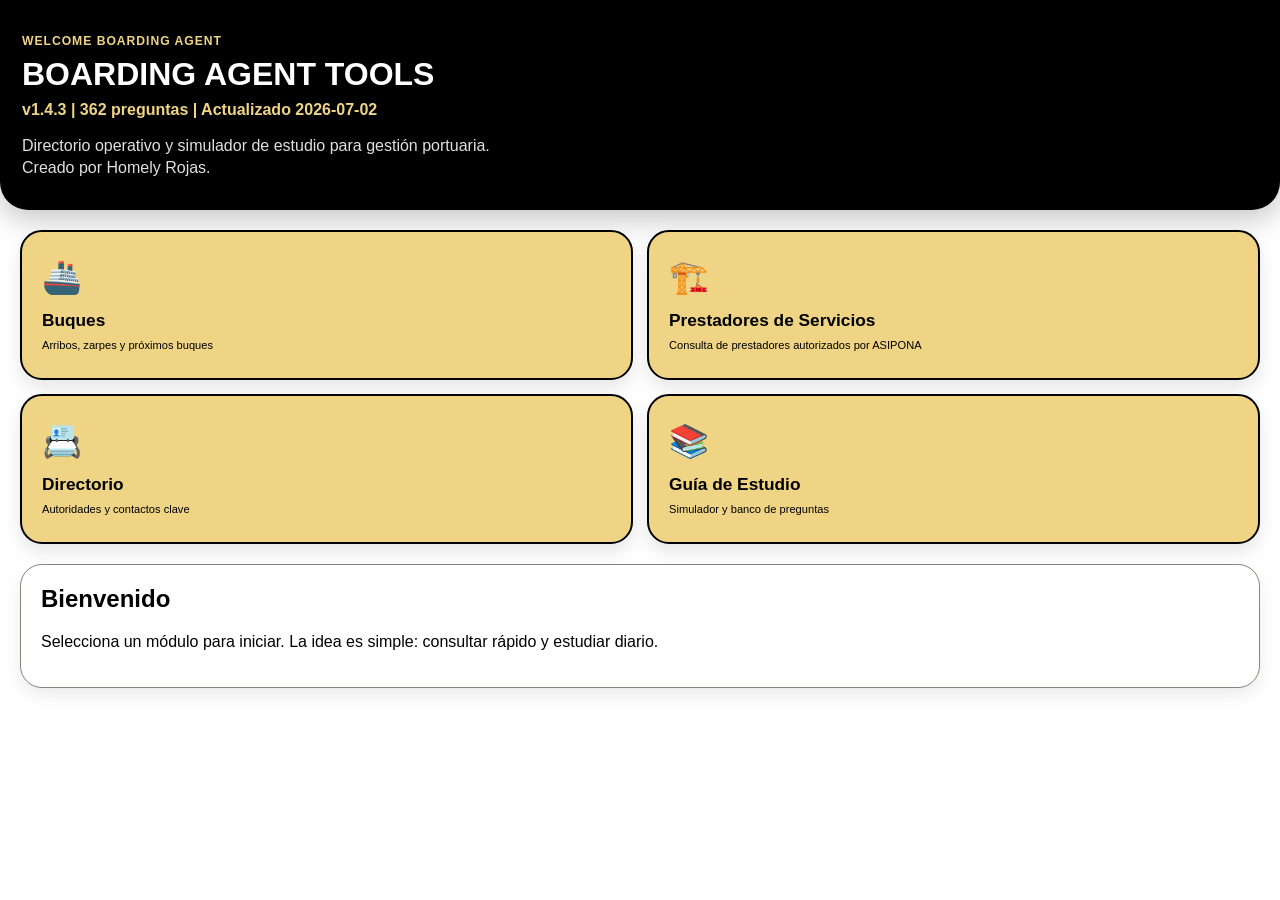
<file: index.html>
<!doctype html>
<html lang="es">
<head>
  <meta charset="utf-8">
  <meta name="viewport" content="width=device-width, initial-scale=1, viewport-fit=cover">
  <meta name="theme-color" content="#000000">
  <meta name="apple-mobile-web-app-capable" content="yes">
  <meta name="apple-mobile-web-app-status-bar-style" content="black-translucent">
  <meta name="apple-mobile-web-app-title" content="Port Desk">
  <title>Boarding Agent Tools</title>
  <link rel="manifest" href="manifest.json">
  <link rel="apple-touch-icon" href="icons/icon-192.svg">
  <link rel="stylesheet" href="styles.css">
  <link rel="stylesheet" href="registros.css">
</head>
<body>
  <header class="hero">
    <p class="eyebrow">WELCOME BOARDING AGENT</p>
    <h1>BOARDING AGENT TOOLS</h1>
    <p id="versionInfo" class="version"></p>
    <p class="subtitle">
      Directorio operativo y simulador de estudio para gestión portuaria.<br>
      Creado por Homely Rojas.
    </p>
  </header>

  <main class="home-grid">
    <button class="feature-card" onclick="window.location.href='buques.html'">
      <span>🚢</span>
      <strong>Buques</strong>
      <small>Arribos, zarpes y próximos buques</small>
    </button>

    <button class="feature-card" onclick="window.location.href='prestadores.html'">
      <span>🏗️</span>
      <strong>Prestadores de Servicios</strong>
      <small>Consulta de prestadores autorizados por ASIPONA</small>
    </button>

    <button class="feature-card" onclick="window.location.href='directorio.html'">
      <span>📇</span>
      <strong>Directorio</strong>
      <small>Autoridades y contactos clave</small>
    </button>

    <button class="feature-card" onclick="renderExamHome()">
      <span>📚</span>
      <strong>Guía de Estudio</strong>
      <small>Simulador y banco de preguntas</small>
    </button>
  </main>

  <section id="content" class="panel">
    <h2>Bienvenido</h2>
    <p>Selecciona un módulo para iniciar. La idea es simple: consultar rápido y estudiar diario.</p>
  </section>

  <script src="bat-utils.js"></script>
  <script src="bat-version.js"></script>
  <script src="app.js"></script>
  <script src="exam-progress.js"></script>
  <script src="exam-render.js"></script>
  <script src="exam.js"></script>
  <script src="registros.js"></script>
</body>
</html>
</file>
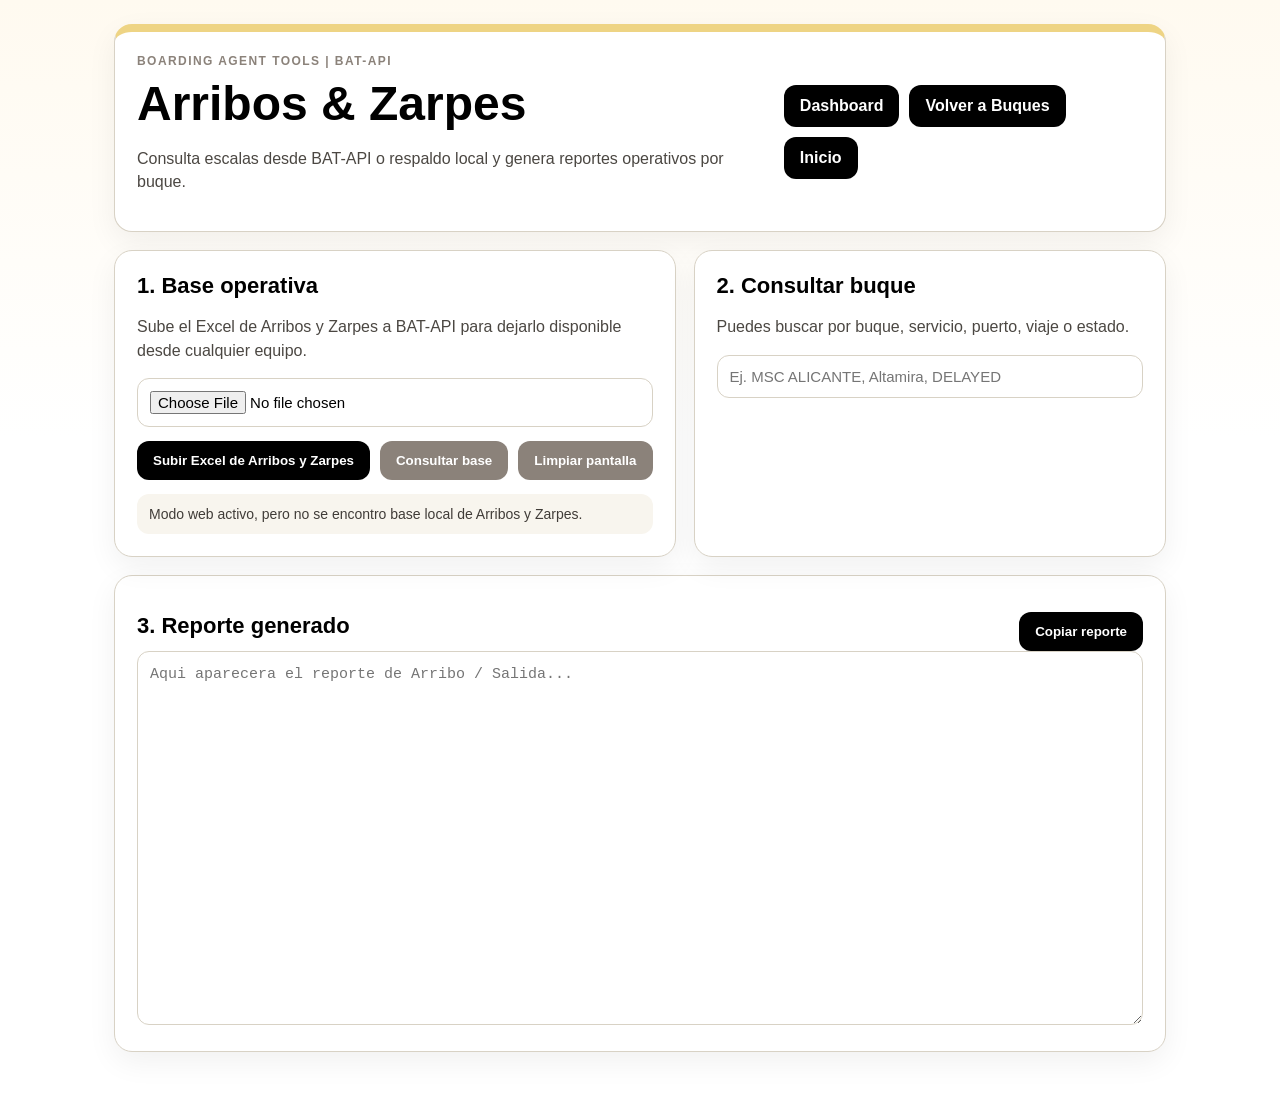
<file: arribos-zarpes.html>
<!doctype html>
<html lang="es">
<head>
  <meta charset="utf-8" />
  <meta name="viewport" content="width=device-width, initial-scale=1" />
  <title>Arribos & Zarpes | Boarding Agent Tools</title>
  <link rel="stylesheet" href="./arribos-zarpes.css?v=147" />
</head>
<body>
  <main class="az-shell">
    <section class="az-card az-hero">
      <div>
        <p class="az-kicker">BOARDING AGENT TOOLS | BAT-API</p>
        <h1>Arribos & Zarpes</h1>
        <p class="az-subtitle">Consulta escalas desde BAT-API o respaldo local y genera reportes operativos por buque.</p>
      </div>
      <div style="display:flex;gap:10px;align-items:center;flex-wrap:wrap">
        <a class="az-back" href="./dashboard.html">Dashboard</a>
        <a class="az-back" href="./buques.html">Volver a Buques</a>
        <a class="az-back" href="./index.html">Inicio</a>
      </div>
    </section>

    <section class="az-grid">
      <div class="az-card">
        <h2>1. Base operativa</h2>
        <p class="az-help">Sube el Excel de Arribos y Zarpes a BAT-API para dejarlo disponible desde cualquier equipo.</p>
        <input id="excelFile" type="file" accept=".xlsx,.xlsm" />
        <div class="az-actions">
          <button id="btnUploadExcel" type="button">Subir Excel de Arribos y Zarpes</button>
          <button id="btnRefresh" type="button" class="az-secondary">Consultar base</button>
          <button id="btnClear" type="button" class="az-secondary">Limpiar pantalla</button>
        </div>
        <div id="loadStatus" class="az-status">Sin consulta realizada.</div>
      </div>

      <div class="az-card">
        <h2>2. Consultar buque</h2>
        <p class="az-help">Puedes buscar por buque, servicio, puerto, viaje o estado.</p>
        <input id="searchBox" type="search" placeholder="Ej. MSC ALICANTE, Altamira, DELAYED" />
        <div id="results" class="az-results"></div>
      </div>
    </section>

    <section class="az-card">
      <div class="az-report-head">
        <h2>3. Reporte generado</h2>
        <button id="btnCopy" type="button">Copiar reporte</button>
      </div>
      <textarea id="reportBox" rows="16" placeholder="Aqui aparecera el reporte de Arribo / Salida..."></textarea>
    </section>
  </main>

  <script src="./arribos-zarpes.js?v=147"></script>
</body>
</html>
</file>
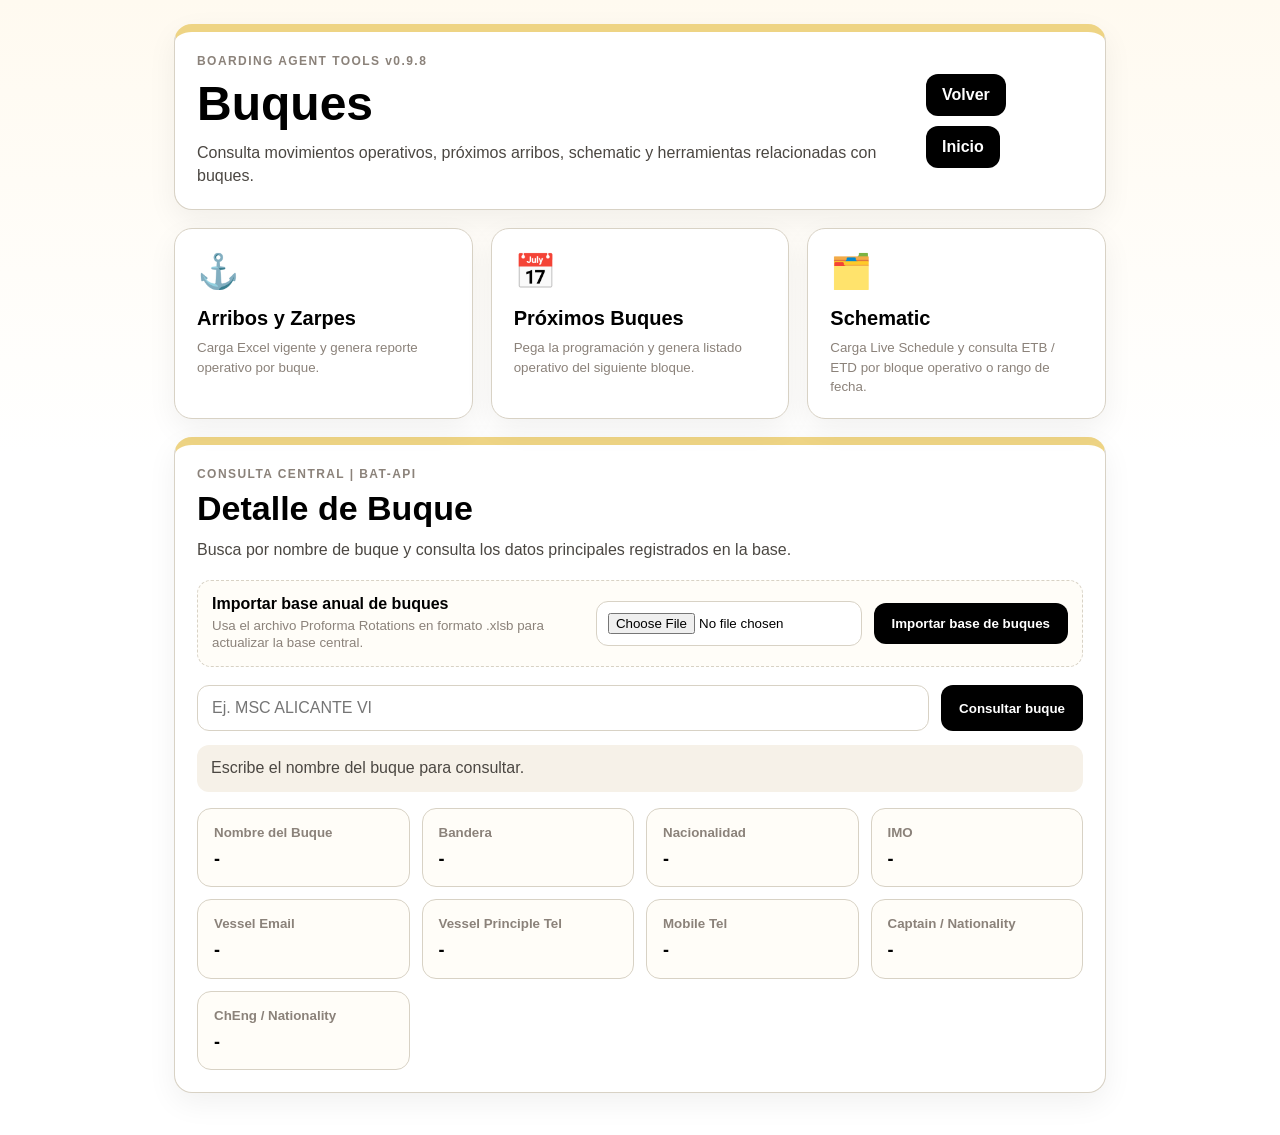
<file: buques.html>
<!doctype html>
<html lang="es">
<head>
  <meta charset="utf-8" />
  <meta name="viewport" content="width=device-width, initial-scale=1" />
  <title>Buques | Boarding Agent Tools</title>
  <link rel="stylesheet" href="./buques.css?v=154" />
</head>
<body>
  <main class="bq-shell">
    <section class="bq-card bq-hero">
      <div>
        <p class="bq-kicker">BOARDING AGENT TOOLS v0.9.8</p>
        <h1>Buques</h1>
        <p class="bq-subtitle">Consulta movimientos operativos, próximos arribos, schematic y herramientas relacionadas con buques.</p>
      </div>
      <div style="display:flex;gap:10px;align-items:center;flex-wrap:wrap">
        <a class="bq-back" href="./index.html?v=154">Volver</a>
        <a class="bq-back" href="./index.html?v=154">Inicio</a>
      </div>
    </section>

    <section class="bq-grid">
      <a class="bq-module" href="./arribos-zarpes.html?v=154"><span>⚓</span><strong>Arribos y Zarpes</strong><small>Carga Excel vigente y genera reporte operativo por buque.</small></a>
      <a class="bq-module" href="./proximos-buques.html?v=154"><span>📅</span><strong>Próximos Buques</strong><small>Pega la programación y genera listado operativo del siguiente bloque.</small></a>
      <a class="bq-module" href="./schematic.html?v=154"><span>🗂️</span><strong>Schematic</strong><small>Carga Live Schedule y consulta ETB / ETD por bloque operativo o rango de fecha.</small></a>
    </section>

    <section class="bq-card bq-detail-card">
      <div class="bq-detail-head"><div><p class="bq-kicker">CONSULTA CENTRAL | BAT-API</p><h2>Detalle de Buque</h2><p class="bq-subtitle">Busca por nombre de buque y consulta los datos principales registrados en la base.</p></div></div>

      <div class="bq-import-box">
        <div><strong>Importar base anual de buques</strong><small>Usa el archivo Proforma Rotations en formato .xlsb para actualizar la base central.</small></div>
        <input id="fleetImportFile" type="file" accept=".xlsb,.csv" />
        <button id="btnFleetImport" type="button">Importar base de buques</button>
      </div>

      <div class="bq-detail-search">
        <div class="bq-search-wrap"><input id="vesselDetailSearch" type="search" placeholder="Ej. MSC ALICANTE VI" autocomplete="off" /><div id="vesselSuggestions" class="bq-suggestions" hidden></div></div>
        <button id="btnVesselDetailSearch" type="button">Consultar buque</button>
      </div>

      <div id="vesselDetailStatus" class="bq-status">Escribe el nombre del buque para consultar.</div>

      <div id="vesselDetailResult" class="bq-detail-result" hidden>
        <div><small>Nombre del Buque</small><strong id="detailVesselName">-</strong></div>
        <div><small>Bandera</small><strong id="detailVesselFlag">-</strong></div>
        <div><small>Nacionalidad</small><strong id="detailVesselNationality">-</strong></div>
        <div><small>IMO</small><strong id="detailVesselImo">-</strong></div>
        <div><small>Vessel Email</small><strong id="detailVesselEmail">-</strong></div>
        <div><small>Vessel Principle Tel</small><strong id="detailVesselPrincipalTel">-</strong></div>
        <div><small>Mobile Tel</small><strong id="detailVesselMobileTel">-</strong></div>
        <div><small>Captain / Nationality</small><strong id="detailVesselCaptain">-</strong></div>
        <div><small>ChEng / Nationality</small><strong id="detailVesselChiefEngineer">-</strong></div>
      </div>
    </section>
  </main>

  <script src="./buques.js?v=154"></script>
</body>
</html>
</file>
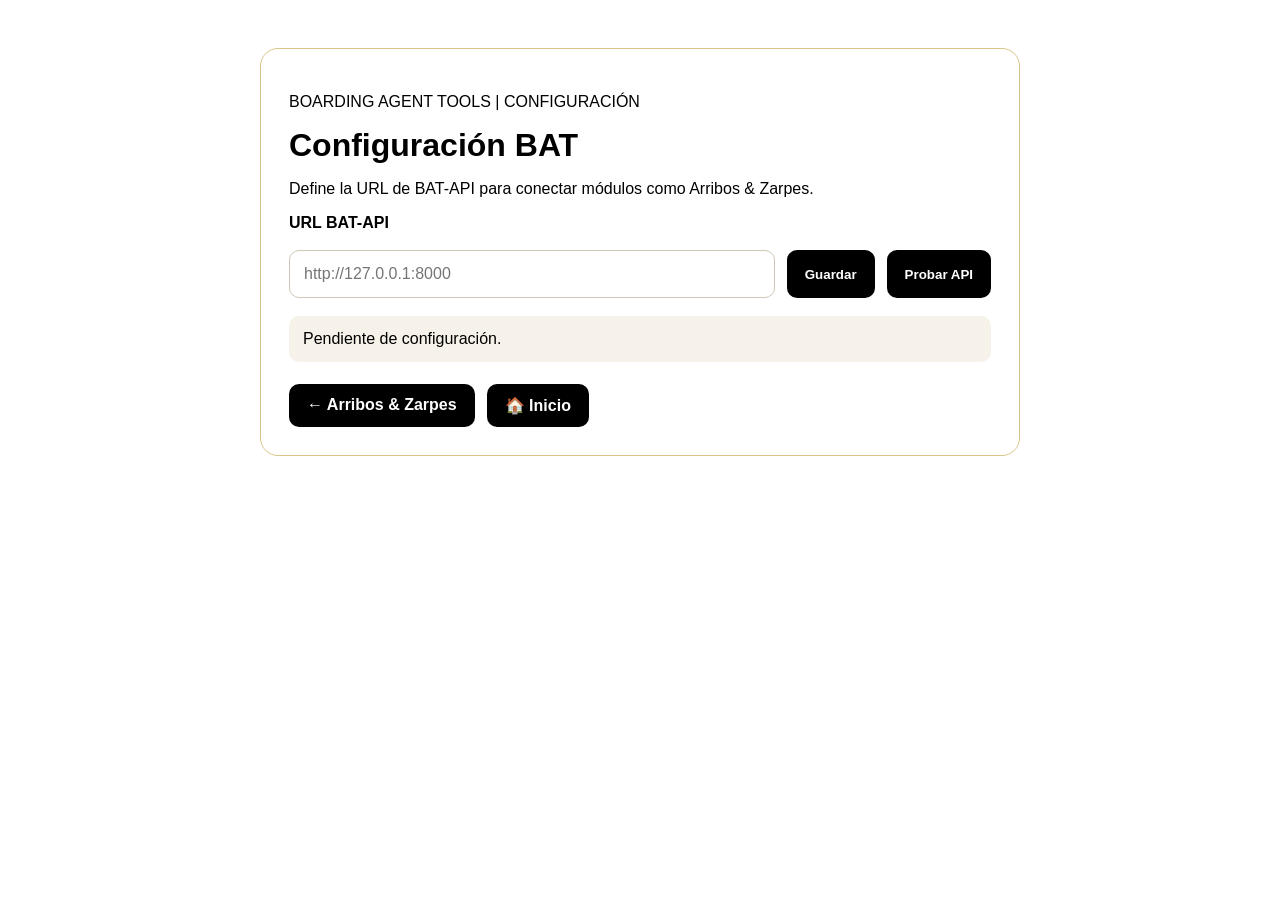
<file: configuracion.html>
﻿<!doctype html>
<html lang="es">
<head>
  <meta charset="utf-8">
  <title>Configuración BAT</title>
  <meta name="viewport" content="width=device-width, initial-scale=1">
  <link rel="stylesheet" href="styles.css">
  <style>
    .bat-config-card{max-width:760px;margin:48px auto;padding:28px;border:1px solid #d8c48a;border-radius:18px;background:#fff}
    .bat-config-row{display:flex;gap:12px;flex-wrap:wrap;margin-top:18px}
    .bat-config-row input{flex:1;min-width:280px;padding:14px;border:1px solid #cfc7b5;border-radius:10px;font-size:16px}
    .bat-config-row button,.bat-btn{padding:12px 18px;border:0;border-radius:10px;background:#000;color:#fff;font-weight:700;cursor:pointer;text-decoration:none}
    .bat-status{margin-top:18px;padding:14px;border-radius:10px;background:#f6f2e9}
    .bat-actions{display:flex;gap:12px;flex-wrap:wrap;margin-top:22px}
  </style>
</head>
<body>
  <main class="bat-config-card">
    <p>BOARDING AGENT TOOLS | CONFIGURACIÓN</p>
    <h1>Configuración BAT</h1>
    <p>Define la URL de BAT-API para conectar módulos como Arribos & Zarpes.</p>

    <label for="apiUrl"><strong>URL BAT-API</strong></label>
    <div class="bat-config-row">
      <input id="apiUrl" placeholder="http://127.0.0.1:8000">
      <button id="saveApi">Guardar</button>
      <button id="testApi">Probar API</button>
    </div>

    <div id="status" class="bat-status">Pendiente de configuración.</div>

    <div class="bat-actions">
      <a class="bat-btn" href="arribos-zarpes.html?v=104">← Arribos & Zarpes</a>
      <a class="bat-btn" href="index.html?v=104">🏠 Inicio</a>
    </div>
  </main>

  <script>
    const input = document.getElementById("apiUrl");
    const statusBox = document.getElementById("status");
    const saved = localStorage.getItem("BAT_API_BASE_URL") || "";
    input.value = saved;

    function setStatus(msg) {
      statusBox.textContent = msg;
    }

    document.getElementById("saveApi").addEventListener("click", () => {
      const url = input.value.trim().replace(/\/$/, "");
      localStorage.setItem("BAT_API_BASE_URL", url);
      setStatus("URL guardada: " + (url || "sin API configurada"));
    });

    document.getElementById("testApi").addEventListener("click", async () => {
      const url = input.value.trim().replace(/\/$/, "");
      if (!url) {
        setStatus("Captura una URL de BAT-API.");
        return;
      }

      setStatus("Probando conexión...");
      try {
        const res = await fetch(url + "/health", { cache: "no-store" });
        if (!res.ok) throw new Error("HTTP " + res.status);
        const data = await res.json();
        setStatus("Conexión exitosa con BAT-API: " + JSON.stringify(data));
      } catch (error) {
        setStatus("No se pudo conectar con BAT-API: " + error.message);
      }
    });
  </script>
</body>
</html>
</file>
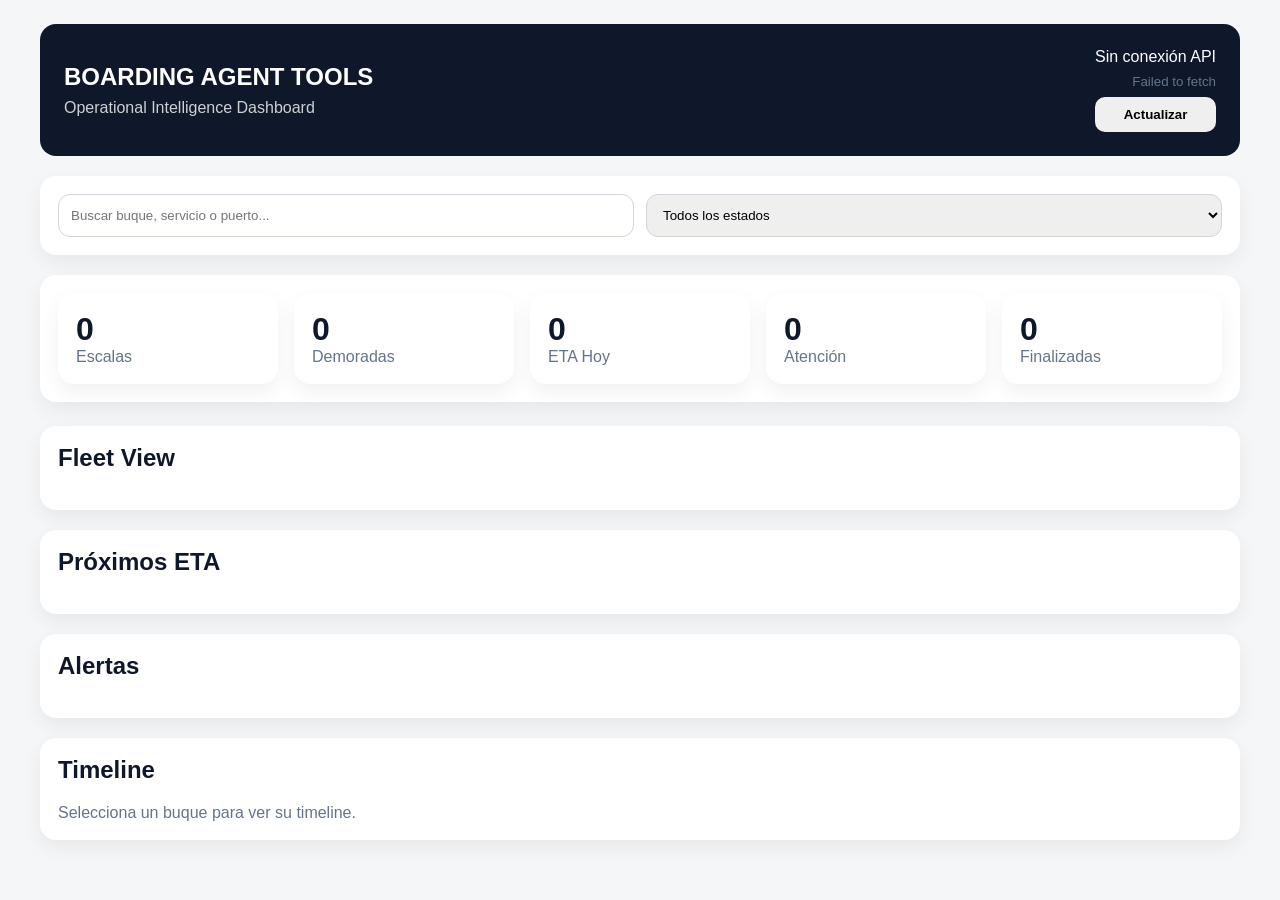
<file: dashboard.html>
﻿<!DOCTYPE html>
<html lang="es">
<head>
  <meta charset="UTF-8" />
  <meta name="viewport" content="width=device-width, initial-scale=1.0" />
  <title>BAT Dashboard</title>
  <link rel="stylesheet" href="dashboard.css" />
</head>
<body>
  <main class="dashboard">
    <header class="hero">
      <div>
        <h1>BOARDING AGENT TOOLS</h1>
        <p>Operational Intelligence Dashboard</p>
      </div>
      <div class="status">
        <span id="apiStatus">Conectando...</span>
        <small id="lastUpdate">Sin actualizar</small>
        <button onclick="loadDashboard()">Actualizar</button>
      </div>
    </header>

    <section class="filters">
      <input id="searchInput" placeholder="Buscar buque, servicio o puerto..." />
      <select id="statusFilter">
        <option value="">Todos los estados</option>
        <option value="DELAYED">Demorados</option>
        <option value="SCHEDULED">Programados</option>
        <option value="OPERATING">Operando</option>
        <option value="COMPLETED">Finalizados</option>
      </select>
    </section>

    <section class="cards">
      <div><strong id="totalCalls">0</strong><span>Escalas</span></div>
      <div><strong id="delayedCalls">0</strong><span>Demoradas</span></div>
      <div><strong id="todayCalls">0</strong><span>ETA Hoy</span></div>
      <div><strong id="attentionCalls">0</strong><span>Atención</span></div>
      <div><strong id="completedCalls">0</strong><span>Finalizadas</span></div>
    </section>

    <section>
      <h2>Fleet View</h2>
      <div id="fleetList" class="list"></div>
    </section>

    <section>
      <h2>Próximos ETA</h2>
      <div id="upcomingList" class="list"></div>
    </section>

    <section>
      <h2>Alertas</h2>
      <div id="alertsList" class="list"></div>
    </section>

    <section>
      <h2>Timeline</h2>
      <div id="timelineBox" class="timeline-empty">Selecciona un buque para ver su timeline.</div>
    </section>
  </main>

  <script src="dashboard.js"></script>
</body>
</html>
</file>
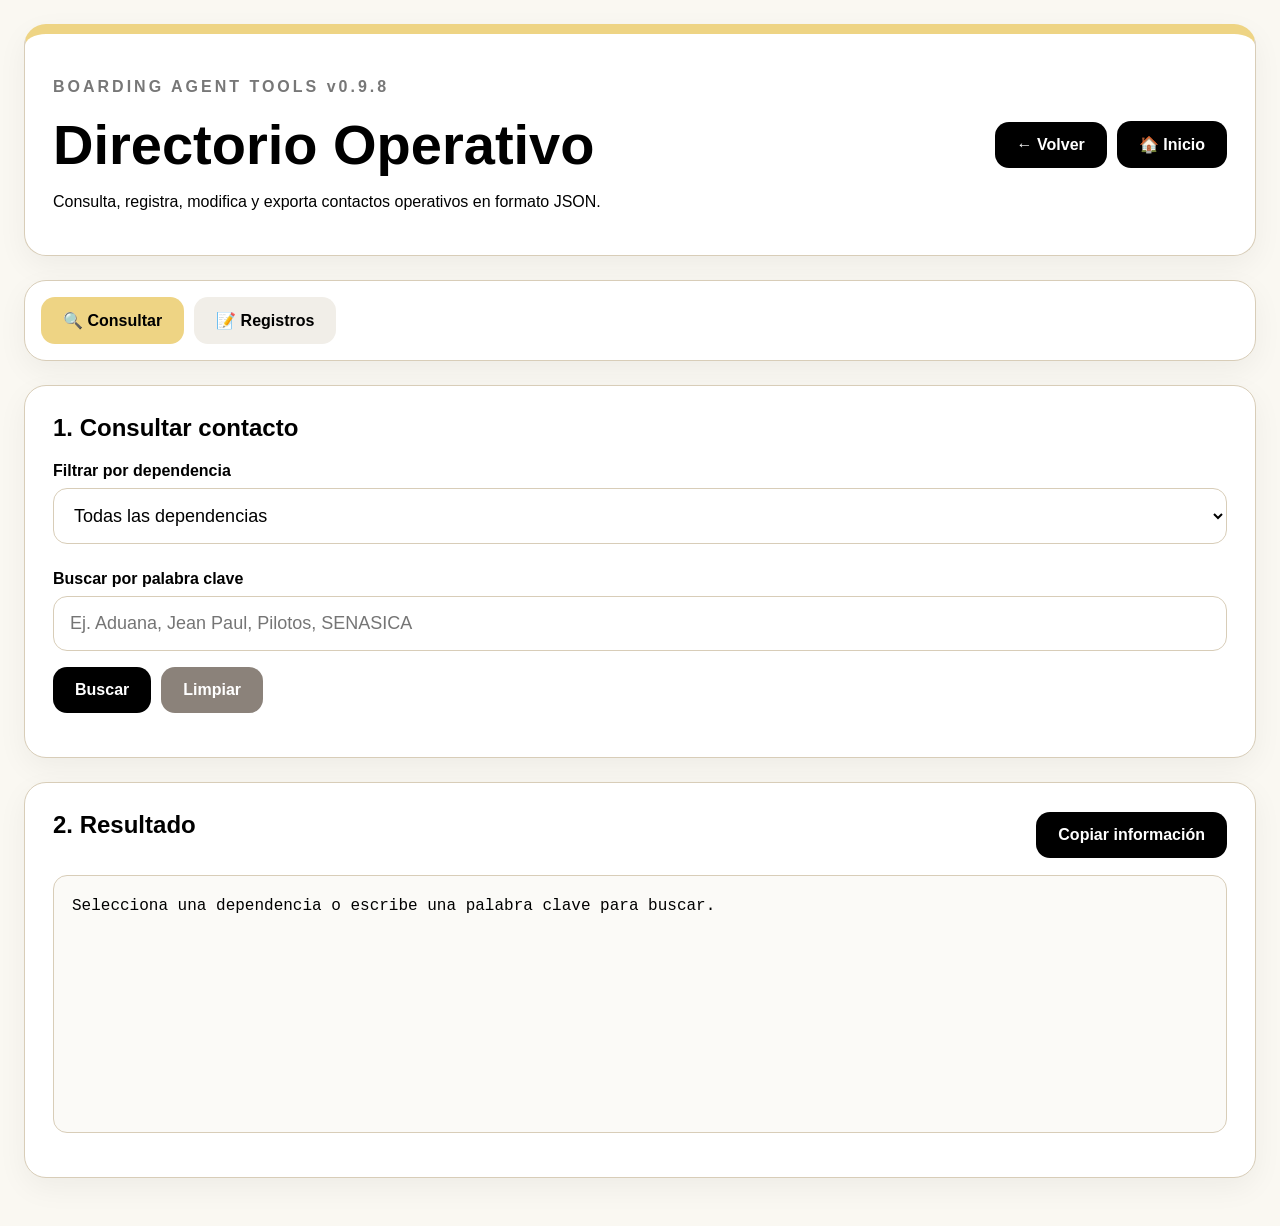
<file: directorio.html>
<!doctype html>
<html lang="es">
<head>
  <meta charset="utf-8">
  <meta name="viewport" content="width=device-width, initial-scale=1">
  <title>Directorio Operativo</title>
  <link rel="stylesheet" href="directorio.css">
</head>
<body>
  <header class="hero">
    <div>
      <p class="eyebrow">BOARDING AGENT TOOLS v0.9.8</p>
      <h1>Directorio Operativo</h1>
      <p>Consulta, registra, modifica y exporta contactos operativos en formato JSON.</p>
    </div>
    <div style="display:flex;gap:10px;align-items:center;flex-wrap:wrap">
      <button onclick="window.location.replace('index.html?v=' + Date.now())">← Volver</button>
      <button onclick="window.location.replace('index.html?v=' + Date.now())">🏠 Inicio</button>
    </div>
  </header>

  <main>
    <section class="panel compact-panel">
      <div class="tabs">
        <button id="tabConsulta" class="tab active" onclick="showTab('consulta')">🔍 Consultar</button>
        <button id="tabRegistros" class="tab" onclick="showTab('registros')">📝 Registros</button>
      </div>
    </section>

    <section id="consultaView">
      <section class="panel">
        <h2>1. Consultar contacto</h2>

        <label class="field-label">Filtrar por dependencia</label>
        <select id="dependencyFilter">
          <option value="">Todas las dependencias</option>
        </select>

        <label class="field-label">Buscar por palabra clave</label>
        <input id="searchInput" type="text" placeholder="Ej. Aduana, Jean Paul, Pilotos, SENASICA">

        <div class="actions-row">
          <button onclick="searchDirectory()">Buscar</button>
          <button class="secondary" onclick="clearSearch()">Limpiar</button>
        </div>

        <div id="matchesBox" class="matches-box"></div>
      </section>

      <section class="panel">
        <div class="title-row">
          <h2>2. Resultado</h2>
          <button onclick="copyResult()">Copiar información</button>
        </div>
        <pre id="resultBox">Aquí aparecerá la información del directorio...</pre>
      </section>
    </section>

    <section id="registrosView" class="hidden">
      <section class="panel compact-panel">
        <h2>Registros</h2>
        <p class="muted">Administra el directorio por secciones para evitar una pantalla demasiado larga.</p>

        <div class="tabs registry-tabs">
          <button id="registryTabForm" class="tab active" onclick="showRegistrySection('form')">Nuevo / Editar registro</button>
          <button id="registryTabBank" class="tab" onclick="showRegistrySection('bank')">Banco de registros</button>
          <button id="registryTabJson" class="tab" onclick="showRegistrySection('json')">Exportar / Importar JSON</button>
        </div>
      </section>

      <section id="registryFormSection" class="registry-section">
        <section class="panel">
          <h2>1. Nuevo / Editar registro</h2>
          <p class="muted">Los cambios se guardan en este navegador. Para hacerlos oficiales, exporta el JSON y súbelo a GitHub como <strong>directory.json</strong>.</p>

          <input id="recordId" type="hidden">

          <div class="form-grid">
            <label>
              Dependencia
              <input id="formDependencia" type="text" placeholder="Ej. Capitanía de Puerto Altamira">
            </label>

            <label>
              Categoría
              <input id="formCategoria" type="text" placeholder="Ej. Autoridad marítima">
            </label>

            <label>
              Encargado
              <input id="formEncargado" type="text" placeholder="Nombre del contacto">
            </label>

            <label>
              Cargo
              <input id="formCargo" type="text" placeholder="Cargo / función">
            </label>

            <label>
              Teléfono
              <input id="formTelefono" type="text" placeholder="Teléfono">
            </label>

            <label>
              Correo
              <input id="formCorreo" type="text" placeholder="Correo electrónico">
            </label>
          </div>

          <label>
            Notas
            <textarea id="formNotas" rows="5" placeholder="Notas operativas, observaciones o referencias internas"></textarea>
          </label>

          <div class="actions-row">
            <button onclick="saveRecord()">Guardar registro</button>
            <button class="secondary" onclick="resetForm()">Nuevo / Limpiar</button>
          </div>
        </section>
      </section>

      <section id="registryBankSection" class="registry-section hidden">
        <section class="panel">
          <div class="title-row">
            <h2>2. Banco de registros</h2>
            <button onclick="renderBank()">Actualizar lista</button>
          </div>
          <div id="bankBox" class="matches-box"></div>
        </section>
      </section>

      <section id="registryJsonSection" class="registry-section hidden">
        <section class="panel">
          <h2>3. Exportar / Importar JSON</h2>
          <p class="muted">Exporta el archivo completo para reemplazar <strong>directory.json</strong> en GitHub.</p>

          <div class="actions-row">
            <button onclick="downloadDirectoryJson()">Descargar directory.json</button>
            <button onclick="copyDirectoryJson()">Copiar JSON</button>
            <button class="secondary" onclick="document.getElementById('importJsonFile').click()">Importar JSON</button>
            <input id="importJsonFile" type="file" accept=".json,application/json" hidden>
          </div>

          <pre id="jsonBox">Aquí aparecerá el JSON exportado...</pre>
        </section>
      </section>
    </section>
  </main>

  <script src="directorio.js"></script>
</body>
</html>
</file>
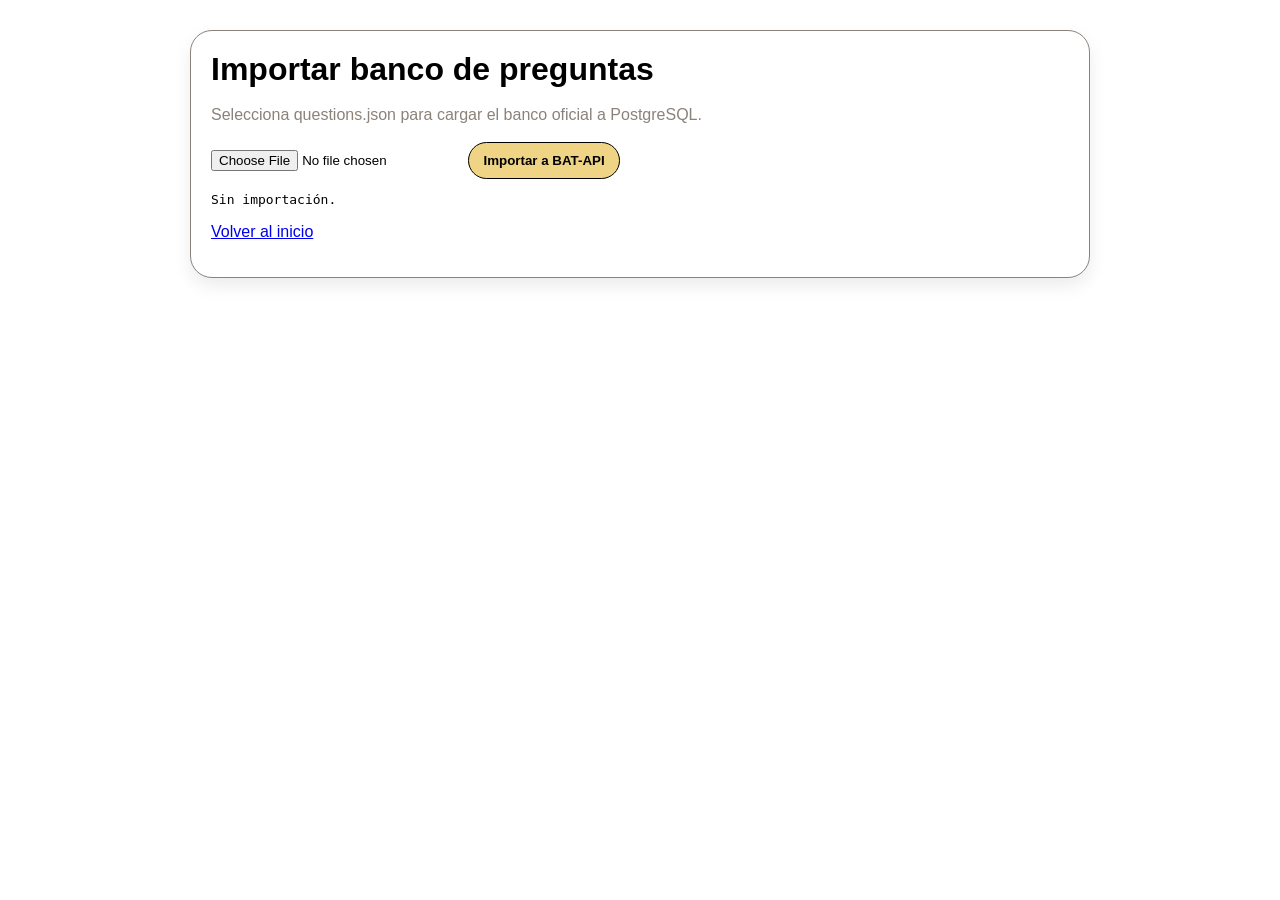
<file: exam-import.html>
﻿<!doctype html>
<html lang="es">
<head>
  <meta charset="utf-8">
  <title>Importar Examen | BAT</title>
  <link rel="stylesheet" href="styles.css">
</head>
<body>
  <main class="panel" style="max-width:900px;margin:30px auto">
    <h1>Importar banco de preguntas</h1>
    <p class="muted">Selecciona questions.json para cargar el banco oficial a PostgreSQL.</p>
    <input id="fileInput" type="file" accept=".json,application/json">
    <button class="action" onclick="importQuestions()">Importar a BAT-API</button>
    <pre id="output">Sin importación.</pre>
    <p><a href="index.html">Volver al inicio</a></p>
  </main>

  <script>
    const API_BASE = localStorage.getItem("BAT_API_BASE_URL") || "http://127.0.0.1:8000";

    async function importQuestions(){
      const file = document.getElementById("fileInput").files[0];
      if(!file){
        alert("Selecciona questions.json");
        return;
      }

      const text = await file.text();
      const data = JSON.parse(text);

      const response = await fetch(`${API_BASE}/api/v1/exam/questions/import`, {
        method: "POST",
        headers: {"Content-Type": "application/json"},
        body: JSON.stringify({records: data})
      });

      const result = await response.json();
      document.getElementById("output").textContent = JSON.stringify(result, null, 2);
    }
  </script>
</body>
</html>
</file>
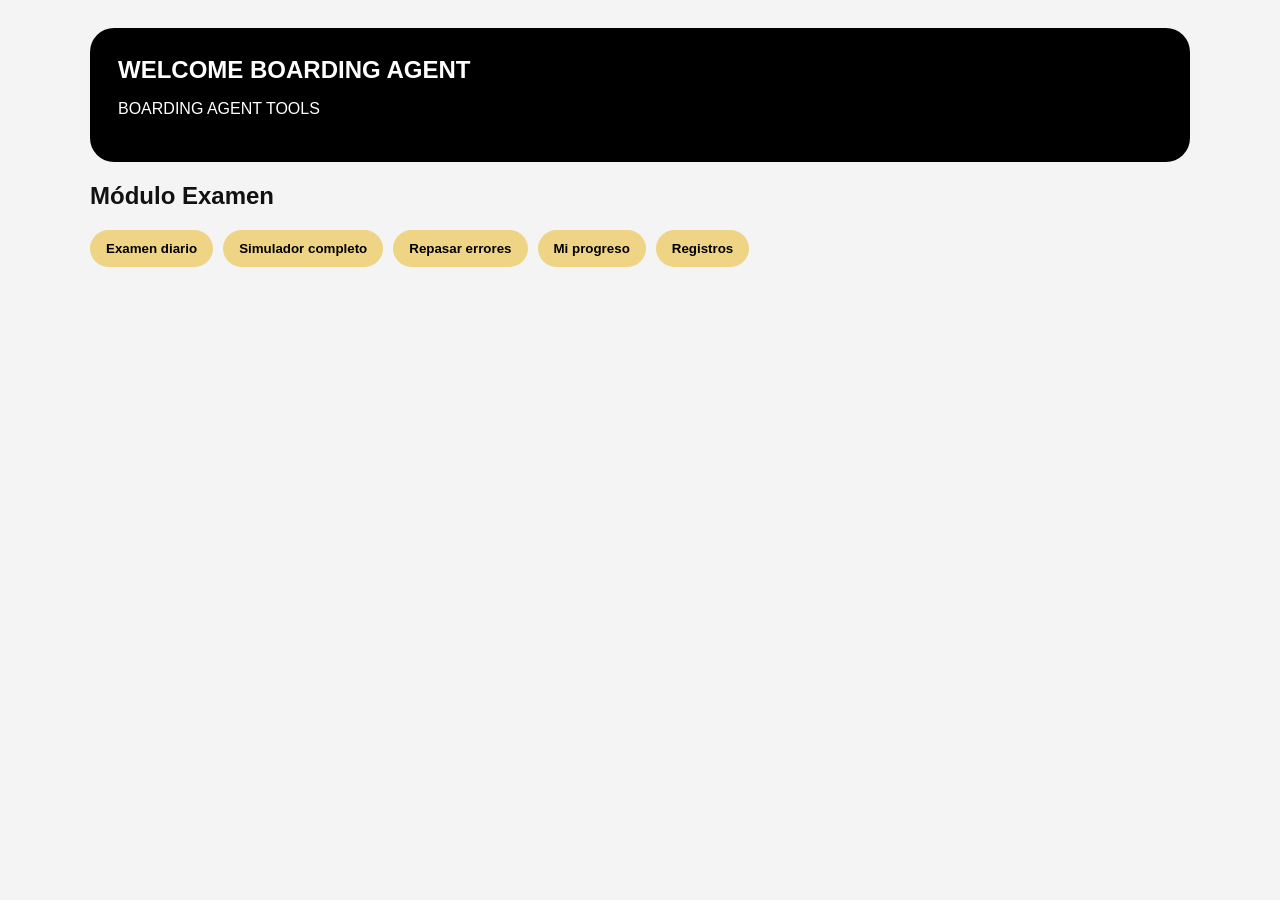
<file: index-demo.html>
<!doctype html>
<html lang="es">
<head>
  <meta charset="utf-8">
  <meta name="viewport" content="width=device-width, initial-scale=1">
  <title>BOARDING AGENT TOOLS - Demo Registros</title>
  <link rel="stylesheet" href="registros.css">
  <style>
    body { font-family: Arial, sans-serif; margin: 0; background: #f4f4f4; color: #111; }
    main { max-width: 1100px; margin: 0 auto; padding: 28px 16px; }
    .hero { background: #000; color: #fff; border-radius: 24px; padding: 28px; margin-bottom: 20px; }
    .hero h1 { margin: 0; }
    .exam-buttons { display: flex; gap: 10px; flex-wrap: wrap; margin: 18px 0; }
  </style>
</head>
<body>
  <main>
    <section class="hero">
      <h1>WELCOME BOARDING AGENT</h1>
      <p>BOARDING AGENT TOOLS</p>
    </section>

    <section id="examen">
      <h2>Módulo Examen</h2>
      <div class="exam-buttons">
        <button class="exam-btn">Examen diario</button>
        <button class="exam-btn">Simulador completo</button>
        <button class="exam-btn">Repasar errores</button>
        <button class="exam-btn">Mi progreso</button>
        <button id="btnRegistros" class="exam-btn">Registros</button>
      </div>
    </section>
  </main>

  <script src="registros.js"></script>
</body>
</html>
</file>
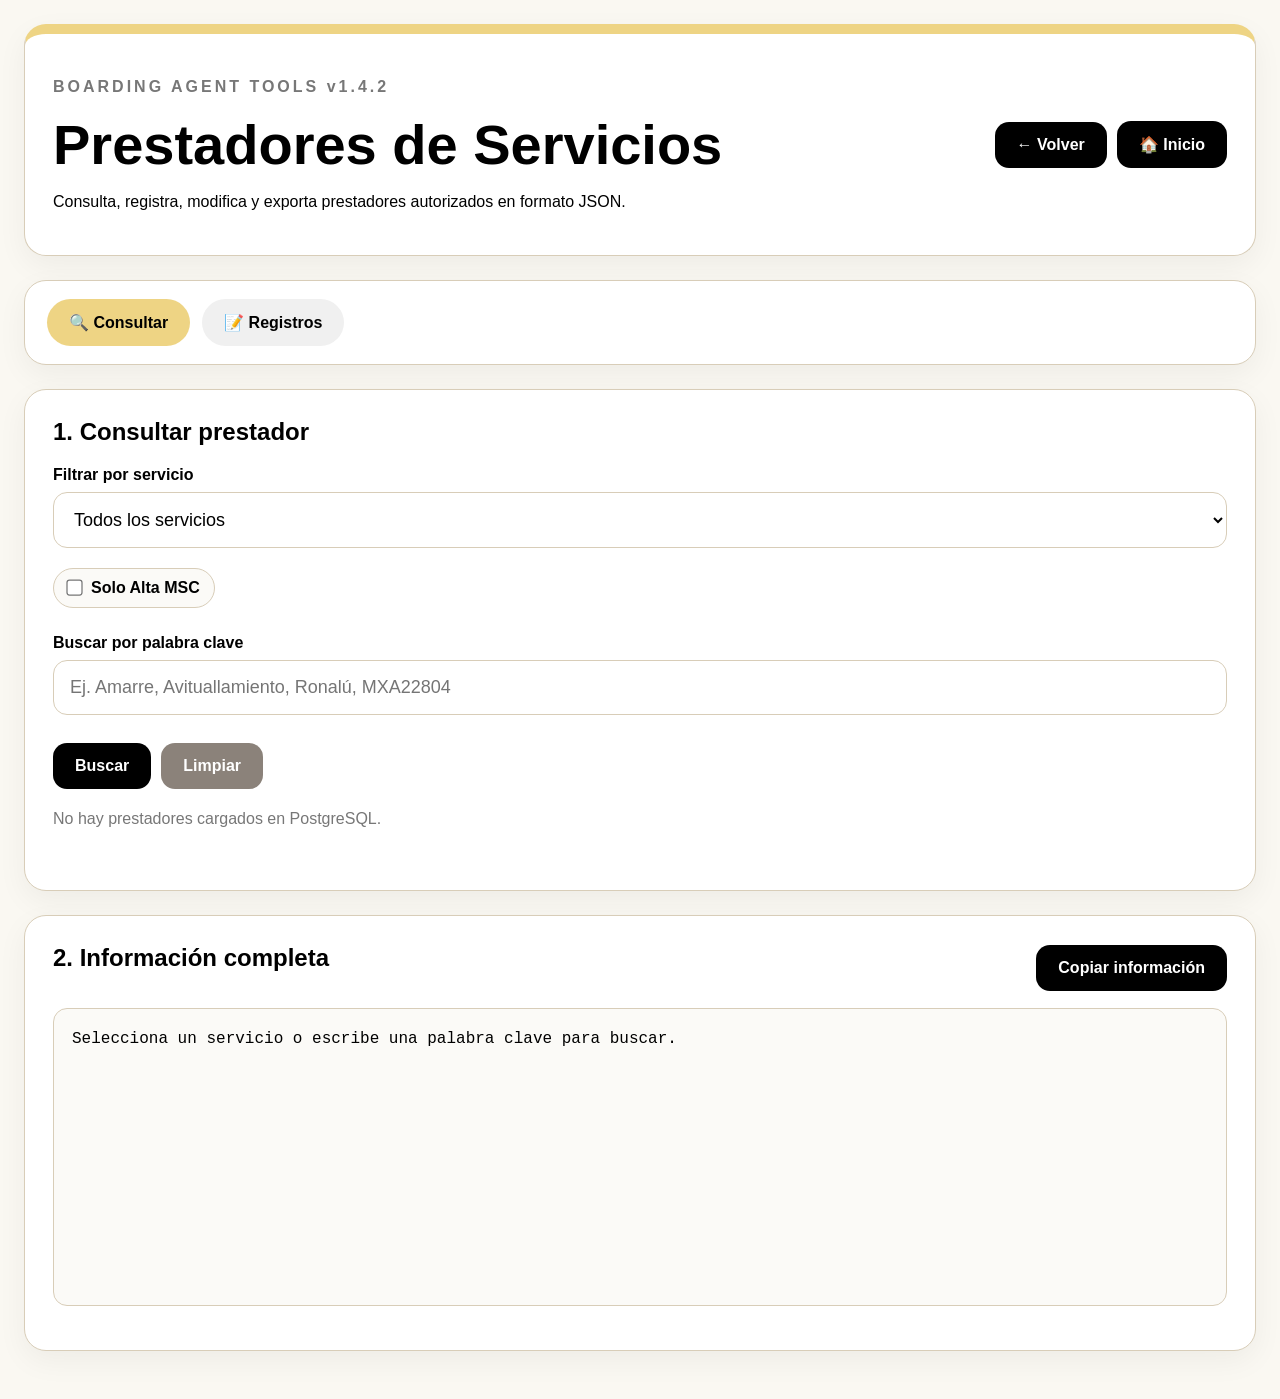
<file: prestadores.html>
<!doctype html>
<html lang="es">
<head>
  <meta charset="utf-8">
  <meta name="viewport" content="width=device-width, initial-scale=1">
  <title>Prestadores de Servicios</title>
  <link rel="stylesheet" href="prestadores.css">
</head>
<body>
  <header class="hero">
    <div>
      <p class="eyebrow">BOARDING AGENT TOOLS v1.4.2</p>
      <h1>Prestadores de Servicios</h1>
      <p>Consulta, registra, modifica y exporta prestadores autorizados en formato JSON.</p>
    </div>
    <div style="display:flex;gap:10px;align-items:center;flex-wrap:wrap">
      <button onclick="window.location.replace('index.html?v=' + Date.now())">← Volver</button>
      <button onclick="window.location.replace('index.html?v=' + Date.now())">🏠 Inicio</button>
    </div>
  </header>

  <main>
    <section class="panel compact-panel">
      <div class="tabs">
        <button id="tabConsulta" class="tab active" onclick="showTab('consulta')">🔍 Consultar</button>
        <button id="tabRegistros" class="tab" onclick="showTab('registros')">📝 Registros</button>
      </div>
    </section>

    <section id="consultaView">
      <section class="panel">
        <h2>1. Consultar prestador</h2>

        <label for="serviceFilter"><strong>Filtrar por servicio</strong></label>
        <select id="serviceFilter">
          <option value="">Todos los servicios</option>
        </select>

        <label class="check-row">
          <input id="onlyMscCheck" type="checkbox">
          <span>Solo Alta MSC</span>
        </label>

        <label class="field-label">Buscar por palabra clave</label>
        <input id="searchInput" type="text" placeholder="Ej. Amarre, Avituallamiento, Ronalú, MXA22804">

        <div class="actions-row">
          <button onclick="searchProviders()">Buscar</button>
          <button class="secondary" onclick="clearSearch()">Limpiar</button>
        </div>

        <p id="resultCounter" class="muted">Selecciona un servicio o escribe una palabra clave para buscar.</p>
        <div id="matchesBox" class="matches-box"></div>
      </section>

      <section class="panel">
        <div class="title-row">
          <h2>2. Información completa</h2>
          <button onclick="copyResult()">Copiar información</button>
        </div>
        <pre id="resultBox">Aquí aparecerá la información del prestador de servicios...</pre>
      </section>
    </section>

    <section id="registrosView" class="hidden">
      <section class="panel compact-panel">
        <h2>Registros</h2>
        <p class="muted">Administra prestadores por secciones para evitar una pantalla demasiado larga.</p>

        <div class="tabs registry-tabs">
          <button id="registryTabForm" class="tab active" onclick="showRegistrySection('form')">Nuevo / Editar prestador</button>
          <button id="registryTabBank" class="tab" onclick="showRegistrySection('bank')">Banco de prestadores</button>
          <button id="registryTabJson" class="tab" onclick="showRegistrySection('json')">Exportar / Importar JSON</button>
        </div>
      </section>

      <section id="registryFormSection" class="registry-section">
        <section class="panel">
          <h2>1. Nuevo / Editar prestador</h2>
          <p class="muted">Los cambios se guardan en este navegador. Para hacerlos oficiales, exporta el JSON y súbelo a GitHub como <strong>prestadores.json</strong>.</p>

          <input id="recordId" type="hidden">

          <div class="form-grid">
            <label>
              Denominación
              <input id="formDenominacion" type="text" placeholder="Nombre de la empresa">
            </label>

            <label>
              Servicio
              <input id="formServicio" type="text" placeholder="Ej. Amarre de Cabos">
            </label>

            <label>
              Alta MSC
              <input id="formAltaMsc" type="text" placeholder="Ej. MXA22017 / NO">
            </label>

            <label>
              Teléfono
              <input id="formTelefono" type="text" placeholder="Teléfono">
            </label>

            <label>
              Contacto
              <input id="formContacto" type="text" placeholder="Nombre del contacto">
            </label>

            <label>
              Email
              <input id="formEmail" type="text" placeholder="Correo electrónico">
            </label>
          </div>

          <label>
            Dirección
            <textarea id="formDireccion" rows="4" placeholder="Dirección completa"></textarea>
          </label>

          <div class="actions-row">
            <button onclick="saveRecord()">Guardar prestador</button>
            <button class="secondary" onclick="resetForm()">Nuevo / Limpiar</button>
          </div>
        </section>
      </section>

      <section id="registryBankSection" class="registry-section hidden">
        <section class="panel">
          <div class="title-row">
            <h2>2. Banco de prestadores</h2>
            <button onclick="renderBank()">Actualizar lista</button>
          </div>
          <div id="bankBox" class="matches-box"></div>
        </section>
      </section>

      <section id="registryJsonSection" class="registry-section hidden">
        <section class="panel">
          <h2>3. Exportar / Importar JSON</h2>
          <p class="muted">Exporta el archivo completo para reemplazar <strong>prestadores.json</strong> en GitHub.</p>

          <div class="actions-row">
            <button onclick="downloadProvidersJson()">Descargar prestadores.json</button>
            <button onclick="copyProvidersJson()">Copiar JSON</button>
            <button class="secondary" onclick="document.getElementById('importJsonFile').click()">Importar JSON</button>
            <input id="importJsonFile" type="file" accept=".json,application/json" hidden>
          </div>

          <pre id="jsonBox">Aquí aparecerá el JSON exportado...</pre>
        </section>
      </section>
    </section>
  </main>

  <script src="bat-catalog.js"></script>
  <script src="prestadores.js"></script>
  <script src="bat-phone.js"></script>
</body>
</html>
</file>
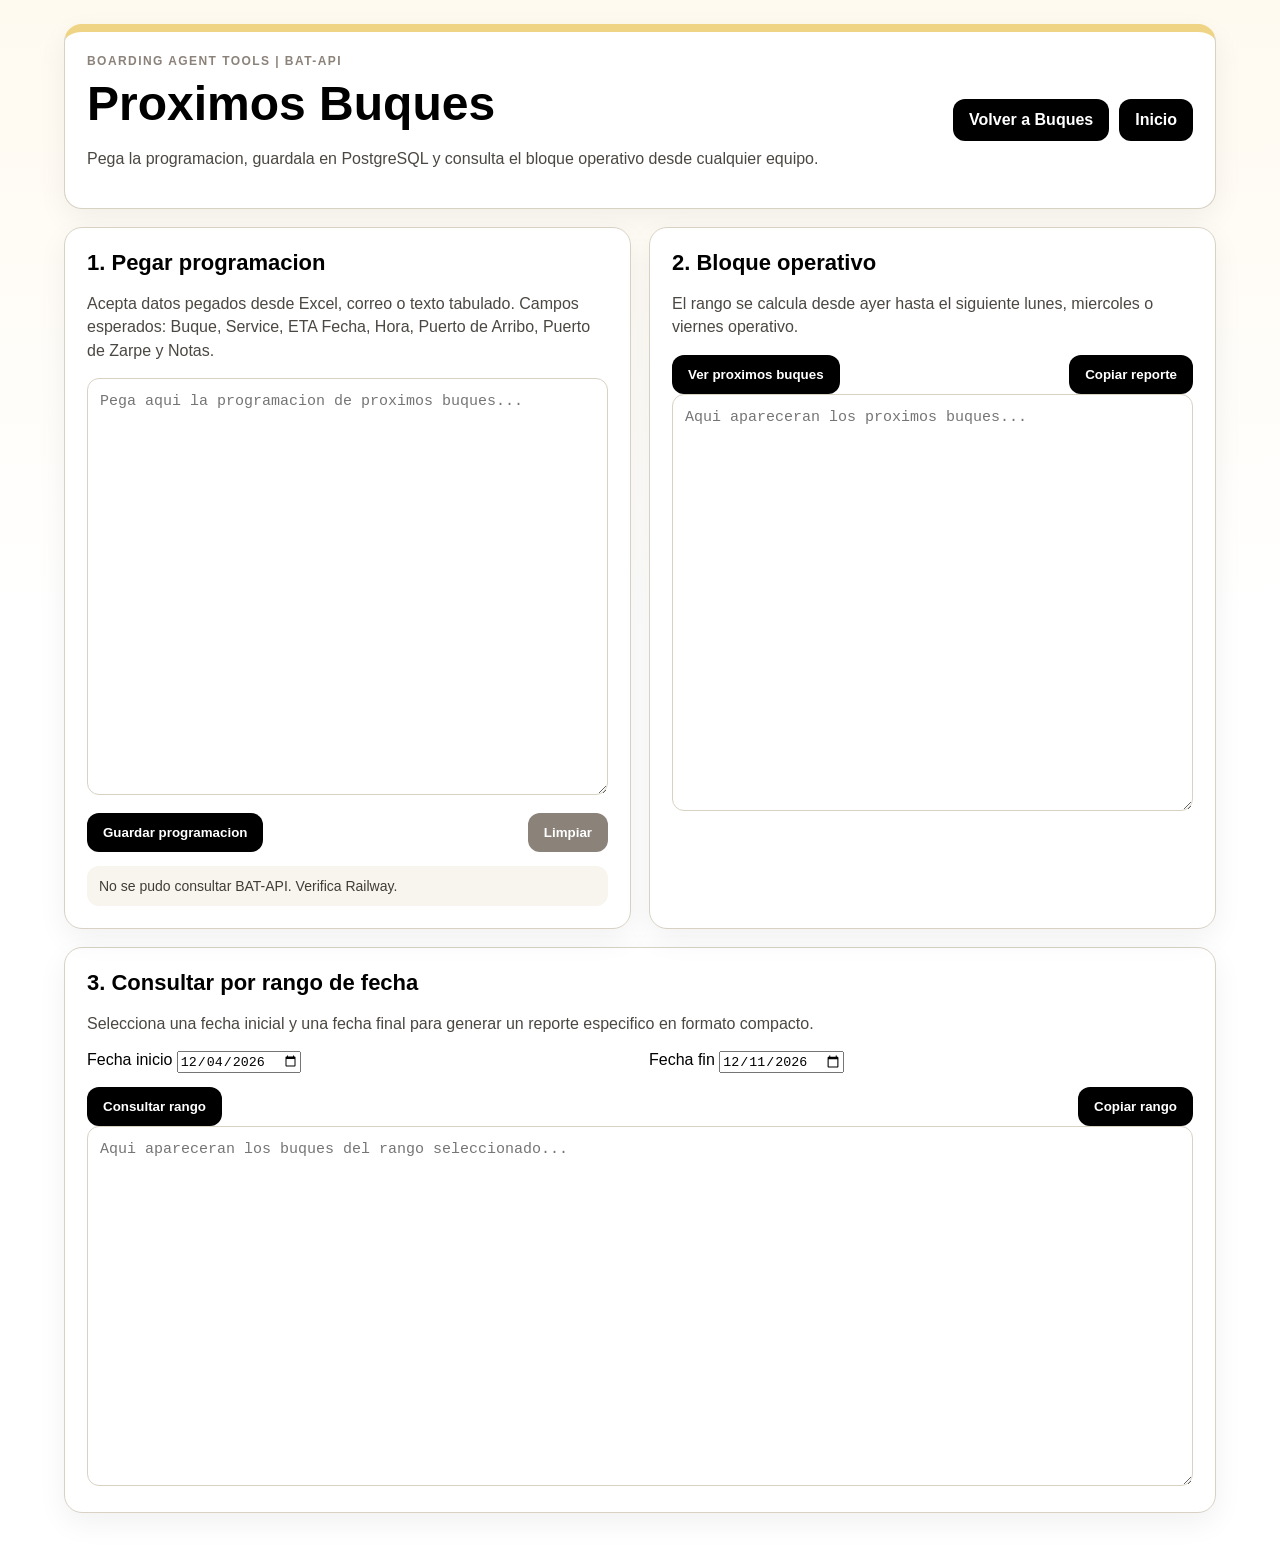
<file: proximos-buques.html>
<!doctype html>
<html lang="es">
<head>
  <meta charset="utf-8" />
  <meta name="viewport" content="width=device-width, initial-scale=1" />
  <title>Proximos Buques | Boarding Agent Tools</title>
  <link rel="stylesheet" href="./proximos-buques.css?v=148" />
</head>
<body>
  <main class="pb-shell">
    <section class="pb-card pb-hero">
      <div>
        <p class="pb-kicker">BOARDING AGENT TOOLS | BAT-API</p>
        <h1>Proximos Buques</h1>
        <p class="pb-subtitle">Pega la programacion, guardala en PostgreSQL y consulta el bloque operativo desde cualquier equipo.</p>
      </div>
      <div style="display:flex;gap:10px;align-items:center;flex-wrap:wrap">
        <a class="pb-back" href="./buques.html?v=148">Volver a Buques</a>
        <a class="pb-back" href="./index.html?v=148">Inicio</a>
      </div>
    </section>

    <section class="pb-grid">
      <div class="pb-card">
        <h2>1. Pegar programacion</h2>
        <p class="pb-help">Acepta datos pegados desde Excel, correo o texto tabulado. Campos esperados: Buque, Service, ETA Fecha, Hora, Puerto de Arribo, Puerto de Zarpe y Notas.</p>
        <textarea id="scheduleInput" rows="18" placeholder="Pega aqui la programacion de proximos buques..."></textarea>
        <div class="pb-actions">
          <button id="btnProcess" type="button">Guardar programacion</button>
          <button id="btnClear" type="button" class="pb-secondary">Limpiar</button>
        </div>
        <div id="processStatus" class="pb-status">Sin programacion cargada.</div>
      </div>

      <div class="pb-card">
        <h2>2. Bloque operativo</h2>
        <p class="pb-help">El rango se calcula desde ayer hasta el siguiente lunes, miercoles o viernes operativo.</p>
        <div class="pb-actions">
          <button id="btnGenerate" type="button">Ver proximos buques</button>
          <button id="btnCopy" type="button">Copiar reporte</button>
        </div>
        <textarea id="reportOutput" rows="18" placeholder="Aqui apareceran los proximos buques..."></textarea>
      </div>
    </section>

    <section class="pb-card">
      <h2>3. Consultar por rango de fecha</h2>
      <p class="pb-help">Selecciona una fecha inicial y una fecha final para generar un reporte especifico en formato compacto.</p>

      <div class="pb-grid">
        <label>
          Fecha inicio
          <input id="rangeStart" type="date" />
        </label>

        <label>
          Fecha fin
          <input id="rangeEnd" type="date" />
        </label>
      </div>

      <div class="pb-actions">
        <button id="btnGenerateRange" type="button">Consultar rango</button>
        <button id="btnCopyRange" type="button">Copiar rango</button>
      </div>

      <textarea id="rangeOutput" rows="12" placeholder="Aqui apareceran los buques del rango seleccionado..."></textarea>
    </section>
  </main>

  <script src="./proximos-buques.js?v=148"></script>
</body>
</html>
</file>
<file: styles.css>
*{box-sizing:border-box}
:root{--yellow:#EED484;--gray:#8B827A;--black:#000000;--white:#FFFFFF}
body{margin:0;font-family:-apple-system,BlinkMacSystemFont,"Segoe UI",sans-serif;background:var(--white);color:var(--black);padding-bottom:24px}
.hero{background:var(--black);color:var(--white);padding:34px 22px 30px;border-bottom-left-radius:28px;border-bottom-right-radius:28px;box-shadow:0 10px 28px rgba(0,0,0,.22)}
.eyebrow{margin:0 0 8px;font-size:.76rem;letter-spacing:.08em;text-transform:uppercase;color:var(--yellow);font-weight:900}
h1{margin:0;font-size:2rem}
.subtitle{margin:10px 0 0;color:var(--white);opacity:.88;line-height:1.4}
.home-grid{display:grid;grid-template-columns:1fr 1fr;gap:14px;padding:20px}
.feature-card{background:var(--yellow);border:2px solid var(--black);border-radius:22px;padding:20px;min-height:150px;text-align:left;box-shadow:0 8px 18px rgba(0,0,0,.10);color:var(--black)}
.feature-card span{display:block;font-size:2rem;margin-bottom:14px}
.feature-card strong{display:block;font-size:1.08rem}
.feature-card small{display:block;margin-top:7px;color:var(--black);line-height:1.3}
.panel{margin:0 20px 20px;background:var(--white);border:1.5px solid var(--gray);border-radius:22px;padding:20px;box-shadow:0 8px 18px rgba(0,0,0,.08)}
.panel h2{margin-top:0}
.toolbar{display:flex;gap:10px;flex-wrap:wrap;margin:14px 0}
.pill,.action{border:1.5px solid var(--black);border-radius:999px;background:var(--white);color:var(--black);font-weight:900;padding:10px 14px}
.action{background:var(--yellow);color:var(--black)}
.search-box{width:100%;border:1.5px solid var(--gray);border-radius:16px;padding:13px 14px;font-size:1rem;margin:12px 0 8px;background:var(--white);color:var(--black)}
.directory-card{border:1.5px solid var(--gray);border-radius:18px;margin:12px 0;overflow:hidden;background:var(--white)}
.directory-summary{width:100%;border:0;background:var(--white);color:var(--black);display:flex;align-items:center;justify-content:space-between;gap:12px;padding:15px;text-align:left}
.directory-title strong{display:block;margin-top:4px}
.directory-title small{display:block;color:var(--gray);margin-top:5px}
.chevron{font-size:1.2rem;font-weight:900}
.directory-details{display:none;border-top:1px solid var(--gray);padding:14px 15px;background:var(--white)}
.directory-card.open .directory-details{display:block}
.item{padding:15px 0;border-bottom:1px solid var(--gray)}
.item:last-child{border-bottom:0}
.item strong{display:block}
.item small,.muted{color:var(--gray);line-height:1.35}
.badge{display:inline-block;background:var(--black);color:var(--yellow);border-radius:999px;padding:5px 9px;font-size:.75rem;font-weight:900;margin-bottom:7px}
.details{margin-top:10px;background:var(--white);border:1px solid var(--gray);border-radius:14px;padding:12px}
.details p{margin:7px 0}
.legal-box{margin-top:12px;background:var(--yellow);border:2px solid var(--black);border-radius:14px;padding:12px;color:var(--black)}
.legal-box p{margin:7px 0 0;line-height:1.45}
.option{display:block;width:100%;border:1.5px solid var(--gray);background:var(--white);border-radius:14px;padding:13px;margin:10px 0;text-align:left;font-weight:800;color:var(--black)}
.option.correct{border-color:var(--black);background:var(--yellow)}
.option.wrong{border-color:var(--black);background:var(--gray);color:var(--white)}
.score{display:inline-block;font-size:2.2rem;font-weight:900;margin:8px 0;background:var(--yellow);color:var(--black);border:2px solid var(--black);border-radius:18px;padding:10px 18px}
.progress-card,.stat-card{background:var(--white);border:1px solid var(--gray);border-radius:16px;padding:14px;margin-top:12px}
.stats-grid{display:grid;grid-template-columns:repeat(3,1fr);gap:10px;margin:14px 0}
.stat-card strong{font-size:1.35rem;display:block}
.stat-card small{color:var(--gray)}
.progress-track{width:100%;height:12px;border:1.5px solid var(--black);border-radius:999px;overflow:hidden;background:var(--white);margin:14px 0}
.progress-fill{height:100%;background:var(--yellow);width:0%}
.question-counter{display:flex;align-items:center;justify-content:space-between;gap:10px}


.bottom-nav button:active,.feature-card:active,.action:active,.pill:active,.option:active,.directory-summary:active{transform:scale(.98)}
@media(max-width:720px){.stats-grid{grid-template-columns:1fr}.home-grid{grid-template-columns:1fr 1fr}}
@media(max-width:360px){.home-grid{grid-template-columns:1fr}.hero h1{font-size:1.75rem}}


/* v1.2.0 - navegación inferior eliminada definitivamente */
.bottom-nav{
  display:none !important;
}
body{
  padding-bottom:24px;
}
.version{
  color:var(--yellow);
  font-weight:900;
  margin-top:8px;
}
</file>
<file: registros.css>
/* BOARDING AGENT TOOLS - Registros v0.8.5.2 */

.bat-hidden {
  display: none !important;
}

.registros-view {
  max-width: 1100px;
  margin: 24px auto;
  padding: 24px;
  border-radius: 24px;
  background: #ffffff;
  color: #111111;
  box-shadow: 0 18px 45px rgba(0, 0, 0, 0.12);
}

.registros-header {
  display: flex;
  justify-content: space-between;
  gap: 16px;
  align-items: flex-start;
  margin-bottom: 18px;
}

.registros-kicker {
  margin: 0;
  font-size: 0.82rem;
  text-transform: uppercase;
  letter-spacing: 0.08em;
  color: #8B827A;
  font-weight: 700;
}

.registros-header h2 {
  margin: 4px 0;
  font-size: clamp(1.7rem, 4vw, 2.4rem);
}

.registros-subtitle,
.registros-note {
  margin: 0;
  color: #555;
  line-height: 1.5;
}

.registros-tabs {
  display: flex;
  flex-wrap: wrap;
  gap: 10px;
  margin: 20px 0;
}

.tab-btn,
.primary-btn,
.secondary-btn,
.danger-btn,
.exam-btn,
.file-btn {
  border: 0;
  border-radius: 999px;
  padding: 11px 16px;
  font-weight: 800;
  cursor: pointer;
  transition: transform 0.15s ease, opacity 0.15s ease;
}

.tab-btn:hover,
.primary-btn:hover,
.secondary-btn:hover,
.danger-btn:hover,
.exam-btn:hover,
.file-btn:hover,
.option-btn:hover {
  transform: translateY(-1px);
}

.tab-btn {
  background: #f1f1f1;
  color: #111;
}

.tab-btn.active,
.primary-btn,
.exam-btn {
  background: #EED484;
  color: #000;
}

.secondary-btn {
  background: #111;
  color: #fff;
}

.danger-btn {
  background: #7a1f1f;
  color: #fff;
}

.tab-panel {
  display: none;
}

.tab-panel.active {
  display: block;
}

.registro-form,
.banco-toolbar,
.json-actions {
  display: grid;
  gap: 14px;
}

.registro-form label,
.banco-toolbar label,
.concept-select-label {
  display: grid;
  gap: 7px;
  font-weight: 800;
}

.registro-form input,
.registro-form textarea,
.registro-form select,
.banco-toolbar input,
.banco-toolbar select,
.concept-select-label select,
#jsonPreview {
  width: 100%;
  box-sizing: border-box;
  border: 1px solid #d9d9d9;
  border-radius: 14px;
  padding: 12px 14px;
  font: inherit;
  background: #fff;
  color: #111;
}

.tipo-fields {
  display: grid;
  gap: 14px;
}

.opciones-grid {
  display: grid;
  grid-template-columns: repeat(2, minmax(0, 1fr));
  gap: 14px;
}

.form-actions,
.card-actions,
.json-actions {
  display: flex;
  gap: 10px;
  flex-wrap: wrap;
}

.banco-toolbar {
  grid-template-columns: 220px 220px minmax(220px, 1fr);
  align-items: end;
  margin-bottom: 18px;
}

.question-card,
.repaso-card,
.empty-state {
  border: 1px solid #e5e5e5;
  border-radius: 20px;
  padding: 18px;
  margin-bottom: 14px;
  background: #fafafa;
}

.question-card-header {
  display: flex;
  justify-content: flex-start;
  gap: 8px;
  align-items: center;
  margin-bottom: 10px;
  flex-wrap: wrap;
}

.badge {
  display: inline-flex;
  align-items: center;
  border-radius: 999px;
  padding: 5px 10px;
  background: #EED484;
  color: #000;
  font-weight: 900;
  font-size: 0.8rem;
}

.badge-soft {
  background: #ececec;
  color: #111;
}

.question-id {
  margin-left: auto;
  color: #8B827A;
  font-weight: 800;
}

.question-card h3 {
  margin: 8px 0 12px;
  line-height: 1.35;
}

.question-card ol {
  padding-left: 22px;
}

.correct-answer {
  font-weight: 900;
  color: #0a6b2b;
}

.file-btn {
  display: inline-flex;
  align-items: center;
  background: #111;
  color: #fff;
}

.file-btn input {
  display: none;
}

.local-options {
  display: grid;
  gap: 10px;
  margin-top: 14px;
}

.option-btn {
  text-align: left;
  border: 1px solid #ddd;
  background: #fff;
  border-radius: 16px;
  padding: 13px 14px;
  cursor: pointer;
  font-weight: 700;
}

.option-btn.ok {
  border-color: #0a6b2b;
  background: #e8f6ec;
}

.option-btn.bad {
  border-color: #7a1f1f;
  background: #faeaea;
}

.feedback-box {
  margin-top: 14px;
  border-radius: 16px;
  padding: 14px;
  background: #f1f1f1;
}

@media (max-width: 720px) {
  .registros-view {
    margin: 14px;
    padding: 18px;
    border-radius: 18px;
  }

  .registros-header,
  .banco-toolbar,
  .opciones-grid {
    grid-template-columns: 1fr;
    display: grid;
  }

  .registros-header {
    gap: 12px;
  }

  .question-id {
    margin-left: 0;
  }
}


/* Relacionar columnas - v0.7 */
.relation-preview {
  display: grid;
  gap: 8px;
  margin: 12px 0;
}

.relation-preview-row {
  display: grid;
  grid-template-columns: minmax(120px, 1fr) auto minmax(120px, 1fr);
  gap: 10px;
  align-items: center;
  padding: 10px 12px;
  border-radius: 14px;
  background: #fff;
  border: 1px solid #e5e5e5;
}

.relation-quiz {
  display: grid;
  gap: 12px;
  margin: 16px 0;
}

.relation-row {
  display: grid;
  grid-template-columns: minmax(150px, 1fr) minmax(180px, 1fr);
  gap: 12px;
  align-items: center;
  font-weight: 800;
}

.relation-row select {
  width: 100%;
  box-sizing: border-box;
  border: 1px solid #d9d9d9;
  border-radius: 14px;
  padding: 12px 14px;
  font: inherit;
  background: #fff;
  color: #111;
}

.relation-row select.ok {
  border-color: #0a6b2b;
  background: #e8f6ec;
}

.relation-row select.bad {
  border-color: #7a1f1f;
  background: #faeaea;
}

@media (max-width: 720px) {
  .relation-preview-row,
  .relation-row {
    grid-template-columns: 1fr;
  }
}


/* v0.8 Preguntas abiertas */
textarea#respuestaAbiertaLocal,
textarea#registroRespuestaEsperada,
textarea#registroPalabrasClave {
  min-height: 110px;
}

.open-answer-score {
  font-weight: 900;
}


.field-help {
  color: #666;
  font-size: 0.82rem;
  font-weight: 600;
  line-height: 1.35;
}


.export-mode-box {
  border: 1px solid #e5e5e5;
  border-radius: 18px;
  padding: 14px 16px;
  background: #fafafa;
  display: grid;
  gap: 6px;
}

.export-mode-box p {
  margin: 0;
  line-height: 1.45;
}

.copy-status {
  min-height: 1.2em;
  font-weight: 800;
  color: #0a6b2b;
}


.search-manager {
  display: grid;
  gap: 12px;
  margin-bottom: 18px;
}

.search-manager label {
  display: grid;
  gap: 7px;
  font-weight: 800;
}

.search-manager input {
  width: 100%;
  box-sizing: border-box;
  border: 1px solid #d9d9d9;
  border-radius: 14px;
  padding: 12px 14px;
  font: inherit;
  background: #fff;
  color: #111;
}

.search-actions {
  display: flex;
  gap: 10px;
  flex-wrap: wrap;
}

.search-results mark {
  background: #EED484;
  color: #000;
  border-radius: 5px;
  padding: 0 3px;
}

.search-result-card {
  border-left: 5px solid #EED484;
}
</file>
<file: arribos-zarpes.css>
:root {
  --msc-yellow: #eed484;
  --msc-gray: #8b827a;
  --msc-black: #000000;
  --msc-white: #ffffff;
  --line: #d8d2c5;
  --soft: #f8f5ee;
}

* { box-sizing: border-box; }

body {
  margin: 0;
  background: linear-gradient(180deg, #fffaf0, #ffffff 40%);
  color: var(--msc-black);
  font-family: Arial, Helvetica, sans-serif;
}

.az-shell {
  max-width: 1100px;
  margin: 0 auto;
  padding: 24px;
}

.az-card {
  background: var(--msc-white);
  border: 1px solid var(--line);
  border-radius: 18px;
  padding: 22px;
  box-shadow: 0 10px 30px rgba(0,0,0,.06);
  margin-bottom: 18px;
}

.az-hero {
  display: flex;
  justify-content: space-between;
  gap: 18px;
  align-items: center;
  border-top: 8px solid var(--msc-yellow);
}

.az-kicker {
  color: var(--msc-gray);
  font-size: 12px;
  font-weight: 700;
  letter-spacing: .12em;
  margin: 0 0 8px;
}

h1, h2 { margin: 0 0 10px; }
h1 { font-size: clamp(30px, 5vw, 48px); }
h2 { font-size: 22px; }

.az-subtitle, .az-help {
  color: #4b4742;
  line-height: 1.45;
}

.az-grid {
  display: grid;
  grid-template-columns: 1fr 1fr;
  gap: 18px;
}

input[type="file"], input[type="search"], textarea {
  width: 100%;
  border: 1px solid var(--line);
  border-radius: 12px;
  padding: 12px;
  font-size: 15px;
  background: #fff;
}

textarea {
  font-family: Consolas, 'Courier New', monospace;
  resize: vertical;
  min-height: 300px;
  line-height: 1.45;
}

.az-actions, .az-report-head {
  display: flex;
  gap: 10px;
  align-items: center;
  justify-content: space-between;
  margin-top: 14px;
}

button, .az-back {
  appearance: none;
  border: 0;
  border-radius: 12px;
  padding: 12px 16px;
  background: var(--msc-black);
  color: var(--msc-white);
  font-weight: 700;
  cursor: pointer;
  text-decoration: none;
  white-space: nowrap;
}

button:hover, .az-back:hover { opacity: .9; }
.az-secondary { background: var(--msc-gray); }

.az-status {
  margin-top: 14px;
  padding: 12px;
  background: var(--soft);
  border-radius: 12px;
  color: #403c38;
  font-size: 14px;
}

.az-results {
  margin-top: 12px;
  display: grid;
  gap: 8px;
  max-height: 280px;
  overflow: auto;
}

.az-result {
  border: 1px solid var(--line);
  border-radius: 12px;
  padding: 12px;
  background: #fffdf8;
  cursor: pointer;
}

.az-result:hover { border-color: var(--msc-black); }
.az-result strong { display: block; }
.az-result span { color: var(--msc-gray); font-size: 13px; }

@media (max-width: 800px) {
  .az-shell { padding: 14px; }
  .az-grid { grid-template-columns: 1fr; }
  .az-hero, .az-actions, .az-report-head { flex-direction: column; align-items: stretch; }
}
</file>
<file: buques.css>
:root {
  --msc-yellow: #eed484;
  --msc-gray: #8b827a;
  --msc-black: #000000;
  --msc-white: #ffffff;
  --line: #d8d2c5;
}

* { box-sizing: border-box; }

body {
  margin: 0;
  background: linear-gradient(180deg, #fffaf0, #ffffff 40%);
  color: var(--msc-black);
  font-family: Arial, Helvetica, sans-serif;
}

.bq-shell {
  max-width: 980px;
  margin: 0 auto;
  padding: 24px;
}

.bq-card {
  background: var(--msc-white);
  border: 1px solid var(--line);
  border-radius: 18px;
  padding: 22px;
  box-shadow: 0 10px 30px rgba(0,0,0,.06);
  margin-bottom: 18px;
}

.bq-hero {
  display: flex;
  justify-content: space-between;
  gap: 18px;
  align-items: center;
  border-top: 8px solid var(--msc-yellow);
}

.bq-kicker {
  color: var(--msc-gray);
  font-size: 12px;
  font-weight: 700;
  letter-spacing: .12em;
  margin: 0 0 8px;
}

h1 { margin: 0 0 10px; font-size: clamp(30px, 5vw, 48px); }
h2 { margin: 0 0 10px; font-size: clamp(24px, 4vw, 34px); }
.bq-subtitle { color: #4b4742; line-height: 1.45; margin: 0; }

.bq-back {
  appearance: none;
  border: 0;
  border-radius: 12px;
  padding: 12px 16px;
  background: var(--msc-black);
  color: var(--msc-white);
  font-weight: 700;
  cursor: pointer;
  text-decoration: none;
  white-space: nowrap;
}

.bq-grid {
  display: grid;
  grid-template-columns: repeat(3, 1fr);
  gap: 18px;
  margin-bottom: 18px;
}

.bq-module {
  display: block;
  text-decoration: none;
  color: var(--msc-black);
  background: var(--msc-white);
  border: 1px solid var(--line);
  border-radius: 18px;
  padding: 22px;
  box-shadow: 0 10px 30px rgba(0,0,0,.06);
  min-height: 180px;
}

.bq-module:hover { border-color: var(--msc-black); }
.bq-module span { display: block; font-size: 34px; margin-bottom: 16px; }
.bq-module strong { display: block; font-size: 20px; margin-bottom: 8px; }
.bq-module small { color: var(--msc-gray); line-height: 1.45; }

.bq-detail-card { border-top: 8px solid var(--msc-yellow); }

.bq-import-box {
  display: grid;
  grid-template-columns: 1.4fr 1fr auto;
  gap: 12px;
  align-items: center;
  margin-top: 18px;
  border: 1px dashed var(--line);
  border-radius: 14px;
  padding: 14px;
  background: #fffdf8;
}

.bq-import-box strong { display: block; margin-bottom: 4px; }
.bq-import-box small { display: block; color: var(--msc-gray); line-height: 1.35; }

.bq-import-box input {
  width: 100%;
  border: 1px solid var(--line);
  border-radius: 12px;
  padding: 11px;
  background: var(--msc-white);
}

.bq-import-box button,
.bq-detail-search button {
  appearance: none;
  border: 0;
  border-radius: 12px;
  padding: 13px 18px;
  background: var(--msc-black);
  color: var(--msc-white);
  font-weight: 700;
  cursor: pointer;
  white-space: nowrap;
}

.bq-import-box button:disabled,
.bq-detail-search button:disabled { opacity: .55; cursor: wait; }

.bq-detail-search {
  display: grid;
  grid-template-columns: 1fr auto;
  gap: 12px;
  margin-top: 18px;
}

.bq-search-wrap { position: relative; }

.bq-detail-search input {
  width: 100%;
  border: 1px solid var(--line);
  border-radius: 12px;
  padding: 13px 14px;
  font: inherit;
}

.bq-suggestions {
  position: absolute;
  top: calc(100% + 6px);
  left: 0;
  right: 0;
  z-index: 20;
  background: var(--msc-white);
  border: 1px solid var(--line);
  border-radius: 14px;
  box-shadow: 0 14px 30px rgba(0,0,0,.12);
  overflow: hidden;
  max-height: 280px;
  overflow-y: auto;
}

.bq-suggestion {
  width: 100%;
  display: block;
  text-align: left;
  border: 0;
  background: var(--msc-white);
  padding: 12px 14px;
  cursor: pointer;
  border-bottom: 1px solid #f0ebe1;
}

.bq-suggestion:hover { background: #fff7df; }
.bq-suggestion strong { display: block; color: var(--msc-black); }
.bq-suggestion small { display: block; color: var(--msc-gray); margin-top: 3px; }

.bq-status {
  margin-top: 14px;
  background: #f6f1e8;
  border-radius: 12px;
  color: #4b4742;
  padding: 12px 14px;
  line-height: 1.4;
}

.bq-detail-result {
  display: grid;
  grid-template-columns: repeat(4, 1fr);
  gap: 12px;
  margin-top: 16px;
}

.bq-detail-result div {
  border: 1px solid var(--line);
  border-radius: 14px;
  padding: 16px;
  background: #fffdf8;
}

.bq-detail-result small {
  display: block;
  color: var(--msc-gray);
  font-weight: 700;
  margin-bottom: 8px;
}

.bq-detail-result strong { display: block; font-size: 18px; line-height: 1.25; }

@media (max-width: 800px) {
  .bq-shell { padding: 14px; }
  .bq-hero { flex-direction: column; align-items: stretch; }
  .bq-grid { grid-template-columns: 1fr; }
  .bq-import-box { grid-template-columns: 1fr; }
  .bq-detail-search { grid-template-columns: 1fr; }
  .bq-detail-result { grid-template-columns: 1fr; }
}
</file>
<file: dashboard.css>
﻿body {
  margin: 0;
  font-family: Arial, sans-serif;
  background: #f4f6f8;
  color: #0f172a;
}

.dashboard {
  max-width: 1200px;
  margin: auto;
  padding: 24px;
}

.hero {
  background: #0f172a;
  color: white;
  padding: 24px;
  border-radius: 16px;
  margin-bottom: 20px;
  display: flex;
  justify-content: space-between;
  gap: 16px;
  align-items: center;
}

.hero h1 {
  margin: 0;
  font-size: 24px;
}

.hero p {
  margin: 8px 0 0;
  opacity: .8;
}

.status {
  text-align: right;
  display: grid;
  gap: 8px;
}

.status button {
  border: none;
  border-radius: 10px;
  padding: 10px 14px;
  cursor: pointer;
  font-weight: bold;
}

.filters {
  display: flex;
  gap: 12px;
  margin-bottom: 20px;
}

.filters input,
.filters select {
  padding: 12px;
  border-radius: 12px;
  border: 1px solid #d1d5db;
  flex: 1;
}

.cards {
  display: grid;
  grid-template-columns: repeat(auto-fit, minmax(150px, 1fr));
  gap: 16px;
  margin-bottom: 24px;
}

.cards div,
section {
  background: white;
  border-radius: 16px;
  padding: 18px;
  box-shadow: 0 8px 20px rgba(0,0,0,.06);
}

.cards strong {
  display: block;
  font-size: 32px;
}

.cards span,
small {
  color: #64748b;
}

section {
  margin-bottom: 20px;
}

h2 {
  margin-top: 0;
}

.item {
  border-bottom: 1px solid #e5e7eb;
  padding: 12px 0;
  cursor: pointer;
}

.item:hover {
  background: #f8fafc;
}

.item:last-child {
  border-bottom: none;
}

.badge {
  display: inline-block;
  padding: 4px 8px;
  border-radius: 999px;
  background: #e5e7eb;
  font-size: 12px;
  margin-left: 8px;
}

.badge.delay {
  background: #fee2e2;
  color: #991b1b;
}

.badge.ok {
  background: #dcfce7;
  color: #166534;
}

.timeline-step {
  padding: 10px 0;
  border-left: 3px solid #cbd5e1;
  padding-left: 14px;
  margin-left: 6px;
}

.timeline-step.done {
  border-left-color: #16a34a;
}

.timeline-step.pending {
  border-left-color: #f97316;
}

.timeline-empty {
  color: #64748b;
}
</file>
<file: directorio.css>
body {
  margin: 0;
  padding: 24px;
  font-family: Arial, sans-serif;
  background: #faf8f2;
  color: #000;
}

.hero, .panel {
  background: #fff;
  border: 1px solid #d8cdb8;
  border-radius: 22px;
  padding: 28px;
  margin-bottom: 24px;
  box-shadow: 0 10px 30px rgba(0,0,0,.05);
}

.hero {
  border-top: 10px solid #eed484;
  display: flex;
  justify-content: space-between;
  gap: 24px;
  align-items: center;
}

.eyebrow {
  font-weight: 700;
  letter-spacing: 3px;
  color: #777;
}

h1 {
  font-size: 56px;
  margin: 10px 0;
}

h2 {
  margin-top: 0;
}

.compact-panel {
  padding: 16px;
}

.tabs, .actions-row {
  display: flex;
  gap: 10px;
  flex-wrap: wrap;
  align-items: center;
}

.tab {
  background: #f1eee8;
  color: #000;
}

.tab.active {
  background: #eed484;
}

input, select, textarea {
  width: 100%;
  box-sizing: border-box;
  padding: 16px;
  border-radius: 14px;
  border: 1px solid #d8cdb8;
  font-size: 18px;
  margin: 8px 0 16px;
  background: #fff;
}

textarea {
  resize: vertical;
  font-family: Arial, sans-serif;
}

.field-label, label {
  display: block;
  font-weight: 700;
  margin-top: 10px;
}

button {
  background: #000;
  color: #fff;
  border: none;
  border-radius: 14px;
  padding: 14px 22px;
  font-weight: 700;
  cursor: pointer;
  font-size: 16px;
}

button.secondary {
  background: #8b827a;
}

.title-row {
  display: flex;
  justify-content: space-between;
  gap: 16px;
  align-items: center;
}

pre {
  white-space: pre-wrap;
  background: #fbfaf7;
  border: 1px solid #d8cdb8;
  border-radius: 14px;
  padding: 18px;
  min-height: 220px;
  font-size: 16px;
  line-height: 1.5;
}

.matches-box {
  display: grid;
  gap: 12px;
  margin-top: 16px;
}

.result-card {
  width: 100%;
  text-align: left;
  background: #fbfaf7;
  color: #000;
  border: 1px solid #d8cdb8;
  border-radius: 14px;
  padding: 16px;
}

.result-card strong {
  display: block;
  font-size: 18px;
  margin-bottom: 6px;
}

.result-card small {
  display: block;
  color: #8b827a;
  font-size: 14px;
  line-height: 1.4;
}

.form-grid {
  display: grid;
  grid-template-columns: 1fr 1fr;
  gap: 16px;
}

.muted {
  color: #8b827a;
  line-height: 1.4;
}

.hidden {
  display: none;
}

.badge {
  display: inline-block;
  background: #000;
  color: #eed484;
  border-radius: 999px;
  padding: 4px 9px;
  font-size: 12px;
  font-weight: 800;
  margin-bottom: 6px;
}

@media (max-width: 800px) {
  body { padding: 14px; }
  .hero { flex-direction: column; align-items: stretch; }
  h1 { font-size: 40px; }
  .form-grid { grid-template-columns: 1fr; }
  .title-row { flex-direction: column; align-items: stretch; }
}

.registry-tabs {
  margin-top: 14px;
}

.registry-section.hidden {
  display: none;
}
</file>
<file: prestadores.css>
body {
  margin: 0;
  padding: 24px;
  font-family: Arial, sans-serif;
  background: #faf8f2;
  color: #000;
}

.hero, .panel {
  background: #fff;
  border: 1px solid #d8cdb8;
  border-radius: 22px;
  padding: 28px;
  margin-bottom: 24px;
  box-shadow: 0 10px 30px rgba(0,0,0,.05);
}

.hero {
  border-top: 10px solid #eed484;
  display: flex;
  justify-content: space-between;
  gap: 24px;
  align-items: center;
}

.eyebrow {
  font-weight: 700;
  letter-spacing: 3px;
  color: #777;
}

h1 {
  font-size: 56px;
  margin: 10px 0;
}

h2 { margin-top: 0; }

input, textarea, select {
  width: 100%;
  box-sizing: border-box;
  padding: 16px;
  border-radius: 14px;
  border: 1px solid #d8cdb8;
  font-size: 18px;
  margin: 8px 0 16px;
  background: #fff;
}

button {
  background: #000;
  color: #fff;
  border: none;
  border-radius: 14px;
  padding: 14px 22px;
  font-weight: 700;
  cursor: pointer;
  font-size: 16px;
}

button.secondary { background: #8b827a; }

.title-row {
  display: flex;
  justify-content: space-between;
  gap: 16px;
  align-items: center;
  flex-wrap: wrap;
}

pre {
  white-space: pre-wrap;
  background: #fbfaf7;
  border: 1px solid #d8cdb8;
  border-radius: 14px;
  padding: 18px;
  min-height: 260px;
  font-size: 16px;
  line-height: 1.5;
}

.matches-box {
  display: grid;
  gap: 12px;
  margin-bottom: 16px;
}

.result-card {
  width: 100%;
  text-align: left;
  background: #fbfaf7;
  color: #000;
  border: 1px solid #d8cdb8;
  border-radius: 14px;
  padding: 16px;
}

.result-card strong {
  display: block;
  font-size: 18px;
  margin-bottom: 6px;
}

.result-card small {
  display: block;
  color: #8b827a;
  font-size: 14px;
  line-height: 1.4;
}

.badge-ok {
  color: #008000;
  font-weight: 800;
}

.badge-neutral {
  color: #8b827a;
  font-weight: 700;
}

.tabs {
  display: flex;
  flex-wrap: wrap;
  gap: 12px;
}

.tab {
  background: #f0f0f0;
  color: #000;
  border-radius: 999px;
}

.tab.active {
  background: #eed484;
}

.compact-panel {
  padding: 18px 22px;
}

.hidden {
  display: none !important;
}

.muted {
  color: #777;
  line-height: 1.45;
}

.field-label {
  display: block;
  font-weight: 700;
  margin-top: 10px;
}

.actions-row {
  display: flex;
  flex-wrap: wrap;
  gap: 10px;
  margin: 12px 0 18px;
}

.check-row {
  display: inline-flex;
  align-items: center;
  gap: 10px;
  width: auto;
  background: #fbfaf7;
  border: 1px solid #d8cdb8;
  border-radius: 999px;
  padding: 10px 14px;
  margin: 4px 0 16px;
  cursor: pointer;
  font-weight: 800;
}

.check-row input {
  width: auto;
  margin: 0;
  transform: scale(1.25);
}

.form-grid {
  display: grid;
  grid-template-columns: repeat(2, minmax(0, 1fr));
  gap: 14px;
}

.registry-tabs .tab {
  min-width: 210px;
}

.bank-card {
  background: #fbfaf7;
  border: 1px solid #d8cdb8;
  border-radius: 16px;
  padding: 18px;
}

.bank-card strong {
  display: block;
  font-size: 18px;
  margin-bottom: 4px;
}

.bank-card small {
  display: block;
  color: #777;
  margin-bottom: 10px;
}

.bank-actions {
  display: flex;
  flex-wrap: wrap;
  gap: 10px;
}

.danger {
  background: #8a2626;
}

@media (max-width: 700px) {
  body { padding: 14px; }
  .hero { display: block; }
  h1 { font-size: 40px; }
  .hero button { margin-top: 16px; }
  .form-grid { grid-template-columns: 1fr; }
}
</file>
<file: proximos-buques.css>
:root {
  --msc-yellow: #eed484;
  --msc-gray: #8b827a;
  --msc-black: #000000;
  --msc-white: #ffffff;
  --line: #d8d2c5;
  --soft: #f8f5ee;
}

* { box-sizing: border-box; }

body {
  margin: 0;
  background: linear-gradient(180deg, #fffaf0, #ffffff 40%);
  color: var(--msc-black);
  font-family: Arial, Helvetica, sans-serif;
}

.pb-shell { max-width: 1200px; margin: 0 auto; padding: 24px; }

.pb-card {
  background: var(--msc-white);
  border: 1px solid var(--line);
  border-radius: 18px;
  padding: 22px;
  box-shadow: 0 10px 30px rgba(0,0,0,.06);
  margin-bottom: 18px;
}

.pb-hero {
  display: flex;
  justify-content: space-between;
  gap: 18px;
  align-items: center;
  border-top: 8px solid var(--msc-yellow);
}

.pb-kicker { color: var(--msc-gray); font-size: 12px; font-weight: 700; letter-spacing: .12em; margin: 0 0 8px; }
h1, h2 { margin: 0 0 10px; }
h1 { font-size: clamp(30px, 5vw, 48px); }
h2 { font-size: 22px; }
.pb-subtitle, .pb-help { color: #4b4742; line-height: 1.45; }

.pb-grid { display: grid; grid-template-columns: 1fr 1fr; gap: 18px; }

textarea {
  width: 100%;
  border: 1px solid var(--line);
  border-radius: 12px;
  padding: 12px;
  font-size: 15px;
  background: #fff;
  font-family: Consolas, 'Courier New', monospace;
  resize: vertical;
  min-height: 360px;
  line-height: 1.45;
}

.pb-actions {
  display: flex;
  gap: 10px;
  align-items: center;
  justify-content: space-between;
  margin-top: 14px;
  flex-wrap: wrap;
}

button, .pb-back {
  appearance: none;
  border: 0;
  border-radius: 12px;
  padding: 12px 16px;
  background: var(--msc-black);
  color: var(--msc-white);
  font-weight: 700;
  cursor: pointer;
  text-decoration: none;
  white-space: nowrap;
}

.pb-secondary { background: var(--msc-gray); }
button:hover, .pb-back:hover { opacity: .9; }

.pb-status {
  margin-top: 14px;
  padding: 12px;
  background: var(--soft);
  border-radius: 12px;
  color: #403c38;
  font-size: 14px;
}

@media (max-width: 900px) {
  .pb-shell { padding: 14px; }
  .pb-grid { grid-template-columns: 1fr; }
  .pb-hero { flex-direction: column; align-items: stretch; }
}
</file>
